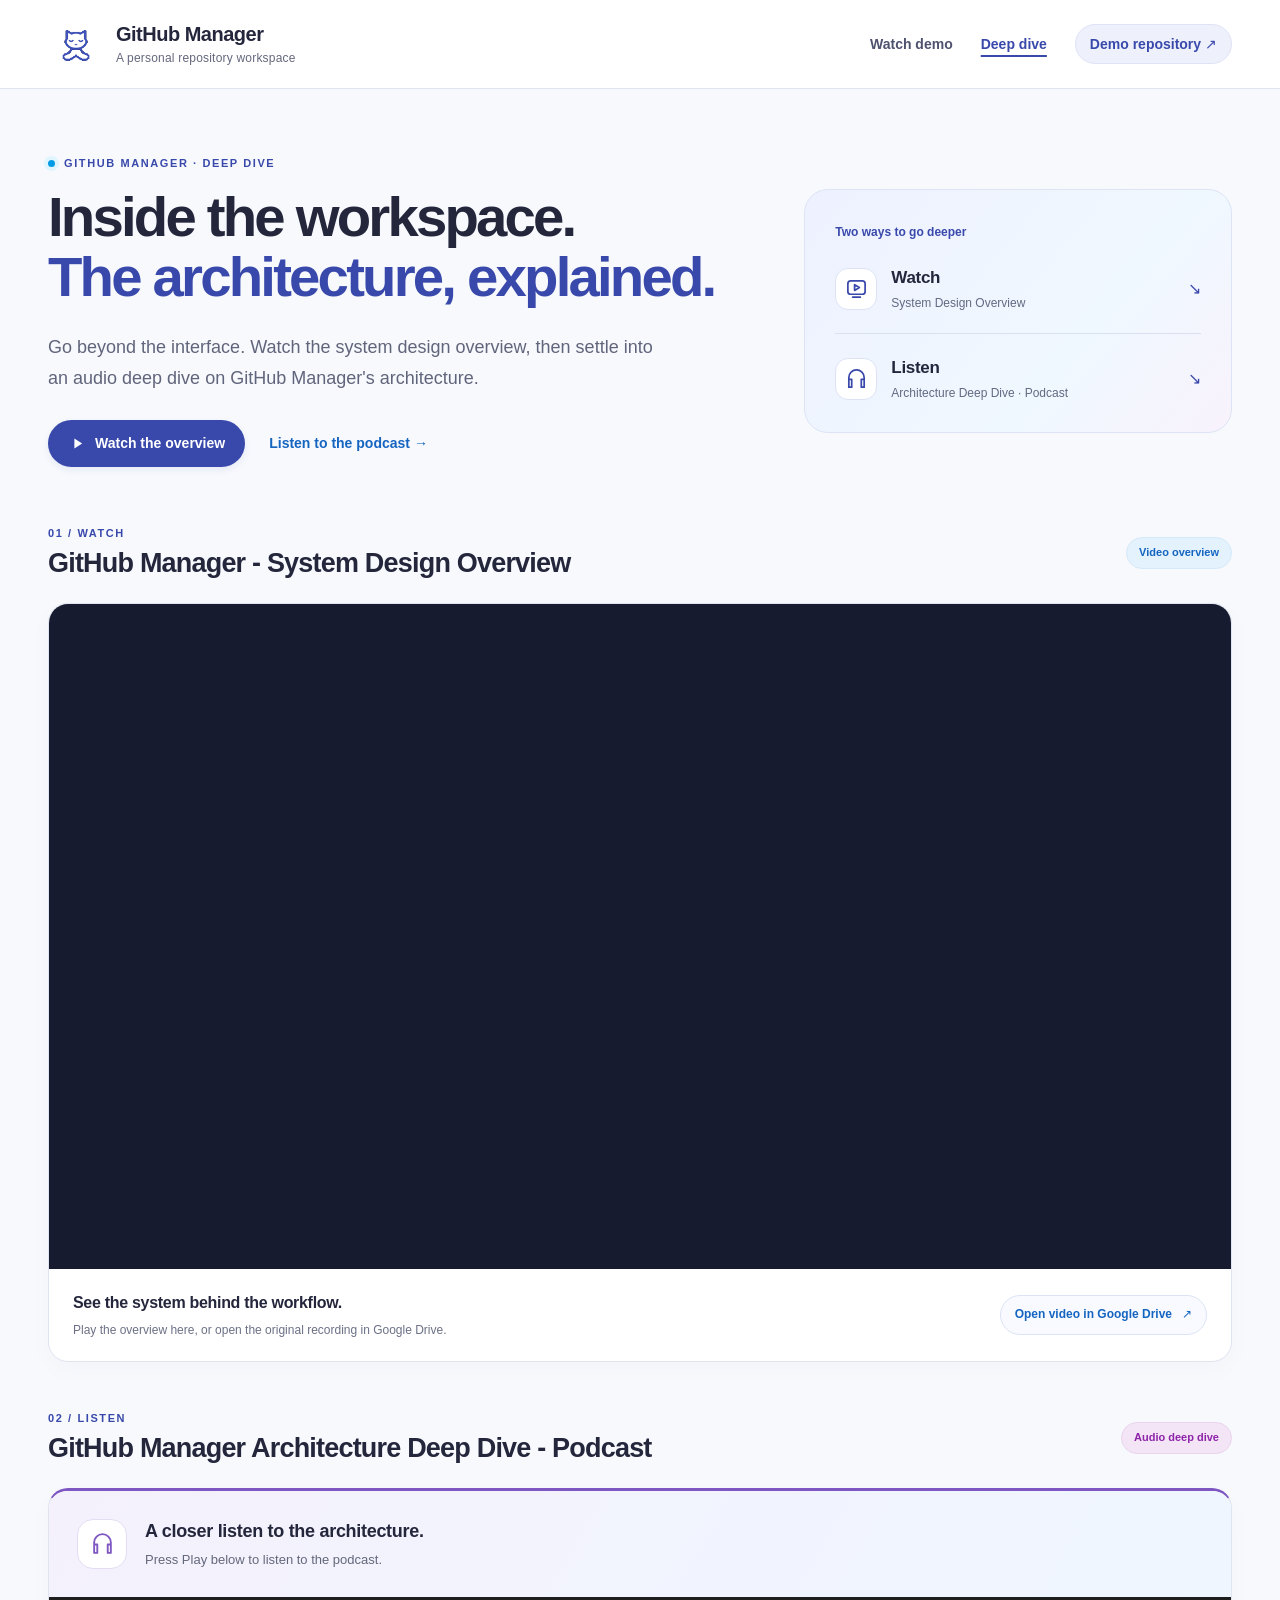
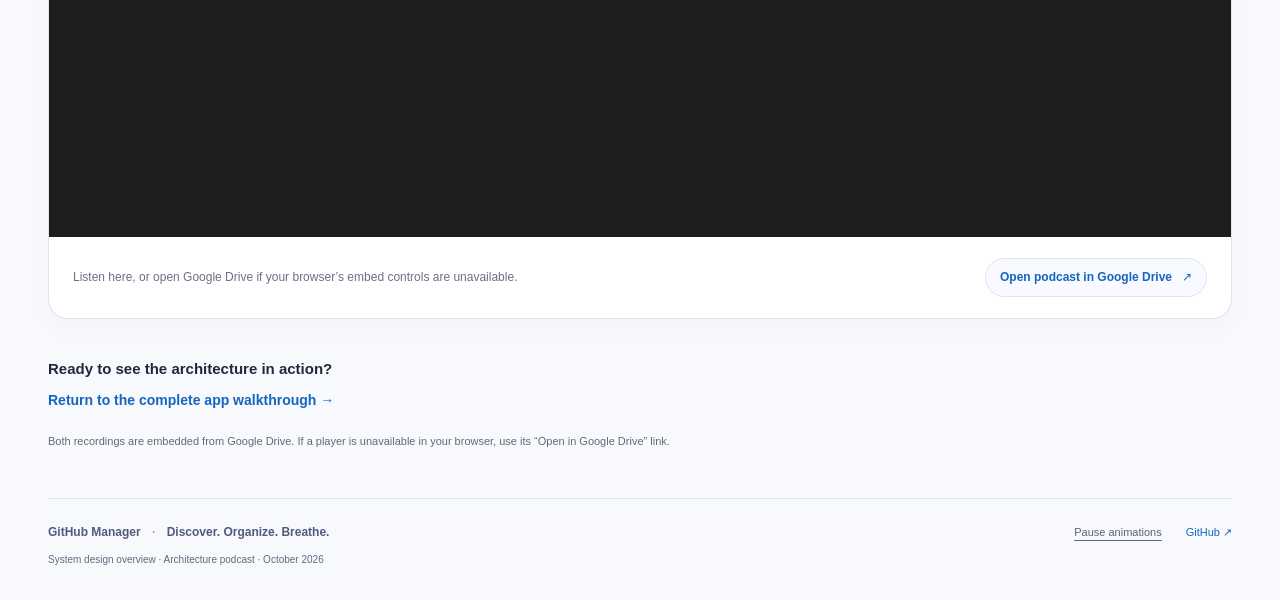
<file: deep-dive/index.html>
<!doctype html>
<html lang="en">
<head>
  <meta charset="utf-8">
  <meta name="viewport" content="width=device-width,initial-scale=1">
  <meta name="theme-color" content="#3949ab">
  <meta name="description" content="Explore GitHub Manager's architecture through a system design video overview and an architecture deep dive podcast.">
  <meta property="og:title" content="GitHub Manager — Deep dive">
  <meta property="og:description" content="Watch the system design overview and listen to the architecture deep dive podcast.">
  <meta property="og:type" content="website">
  <meta property="og:url" content="https://nkaul.github.io/github-manager-demo/deep-dive/">
  <meta property="og:image" content="https://nkaul.github.io/github-manager-demo/recordings/cedar-v2/poster.jpg">
  <link rel="canonical" href="https://nkaul.github.io/github-manager-demo/deep-dive/">
  <link rel="icon" type="image/svg+xml" href="../assets/branding/zen-static.svg">
  <link rel="stylesheet" href="../assets/site.css?v=20261013-cta">
  <script src="../assets/site.js?v=20261013-cta" defer></script>
  <script src="../assets/deep-dive.js" defer></script>
  <title>Deep dive · GitHub Manager</title>
</head>
<body>
  <a class="skip-link" href="#overview">Skip to the system design video</a>
  <header class="site-header">
    <div class="header-inner">
      <a class="brand" href="../" aria-label="GitHub Manager home">
        <span class="mascot"><img class="mascot-motion" src="../assets/branding/zen-rays.gif" width="56" height="56" alt=""><img class="mascot-still" src="../assets/branding/zen-static.svg" width="56" height="56" alt=""></span>
        <span>GitHub Manager<span class="brand-subtitle">A personal repository workspace</span></span>
      </a>
      <nav class="header-nav" aria-label="Main navigation"><a href="../#watch">Watch demo</a><a href="./" aria-current="page">Deep dive</a><a href="https://github.com/nkaul/github-manager-demo" target="_blank" rel="noopener noreferrer">Demo repository <span aria-hidden="true">↗</span></a></nav>
    </div>
  </header>
  <main>
    <section class="hero content-width" aria-labelledby="intro-title">
      <div class="hero-copy">
        <p class="eyebrow"><span class="status-dot"></span> GitHub Manager · Deep dive</p>
        <h1 id="intro-title">Inside the workspace.<br><span>The architecture, explained.</span></h1>
        <p class="intro">Go beyond the interface. Watch the system design overview, then settle into an audio deep dive on GitHub Manager's architecture.</p>
        <div class="hero-actions"><a class="button primary" href="#overview"><svg viewBox="0 0 24 24" aria-hidden="true"><path d="m9 5 11 7-11 7Z"/></svg>Watch the overview</a><a class="text-link" href="#podcast">Listen to the podcast <span aria-hidden="true">→</span></a></div>
      </div>
      <aside class="hero-note deep-dive-note" aria-label="Deep dive formats">
        <span class="note-kicker">Two ways to go deeper</span>
        <a class="format-link" href="#overview"><span class="format-icon"><svg viewBox="0 0 24 24" aria-hidden="true"><rect x="3" y="4" width="18" height="14" rx="3"/><path d="m10 8 5 3-5 3ZM8 21h8"/></svg></span><span><strong>Watch</strong><small>System Design Overview</small></span><span aria-hidden="true">↘</span></a>
        <a class="format-link" href="#podcast"><span class="format-icon"><svg viewBox="0 0 24 24" aria-hidden="true"><path d="M4 14v-3a8 8 0 0 1 16 0v3M4 13h3v8H4zm13 0h3v8h-3z"/></svg></span><span><strong>Listen</strong><small>Architecture Deep Dive · Podcast</small></span><span aria-hidden="true">↘</span></a>
      </aside>
    </section>
    <section id="overview" class="content-width deep-dive-section" aria-labelledby="overview-title">
      <div class="section-heading"><div><p class="eyebrow">01 / Watch</p><h2 id="overview-title">GitHub Manager - System Design Overview</h2></div><span class="pill">Video overview</span></div>
      <div class="player-card">
        <iframe class="drive-video" src="https://drive.google.com/file/d/1lFRi4GLv16iaH3W0ZwsYQBa_Xz60ZSHu/preview" title="GitHub Manager - System Design Overview video player" allow="autoplay; fullscreen; encrypted-media" allowfullscreen loading="lazy"></iframe>
        <div class="player-info embed-info"><div><h3>See the system behind the workflow.</h3><p class="helper-text">Play the overview here, or open the original recording in Google Drive.</p></div><a class="drive-link" href="https://drive.google.com/file/d/1lFRi4GLv16iaH3W0ZwsYQBa_Xz60ZSHu/view?usp=drive_link" target="_blank" rel="noopener noreferrer">Open video in Google Drive <span aria-hidden="true">↗</span></a></div>
      </div>
    </section>
    <section id="podcast" class="content-width deep-dive-section podcast-section" aria-labelledby="podcast-title">
      <div class="section-heading"><div><p class="eyebrow">02 / Listen</p><h2 id="podcast-title">GitHub Manager Architecture Deep Dive - Podcast</h2></div><span class="pill podcast-pill">Audio deep dive</span></div>
      <div class="player-card podcast-card">
        <div class="podcast-intro"><span class="podcast-symbol"><svg viewBox="0 0 24 24" aria-hidden="true"><path d="M4 14v-3a8 8 0 0 1 16 0v3M4 13h3v8H4zm13 0h3v8h-3z"/></svg></span><div><h3>A closer listen to the architecture.</h3><p>Press Play below to listen to the podcast.</p></div></div>
        <div class="podcast-embed"><iframe class="drive-audio" src="https://drive.google.com/file/d/12OINEhz3RTbcWQVZ9e-lW98J10fQWo-w/preview" title="GitHub Manager Architecture Deep Dive - Podcast audio player" allow="autoplay" loading="lazy"></iframe></div>
        <div class="player-info embed-info"><p class="helper-text">Listen here, or open Google Drive if your browser’s embed controls are unavailable.</p><a class="drive-link" href="https://drive.google.com/file/d/12OINEhz3RTbcWQVZ9e-lW98J10fQWo-w/view?usp=sharing" target="_blank" rel="noopener noreferrer">Open podcast in Google Drive <span aria-hidden="true">↗</span></a></div>
      </div>
    </section>
    <section class="content-width deep-dive-footer-note" aria-label="More ways to explore"><p>Ready to see the architecture in action?</p><a class="text-link" href="../#watch">Return to the complete app walkthrough <span aria-hidden="true">→</span></a><small>Both recordings are embedded from Google Drive. If a player is unavailable in your browser, use its “Open in Google Drive” link.</small></section>
  </main>
  <footer class="site-footer content-width"><p>GitHub Manager <span aria-hidden="true">·</span> Discover. Organize. Breathe.</p><div><button id="motion-toggle" type="button" aria-pressed="false">Pause animations</button><a href="https://github.com/nkaul/github-manager-demo" target="_blank" rel="noopener noreferrer">GitHub <span aria-hidden="true">↗</span></a></div><small>System design overview · Architecture podcast · October 2026</small></footer>
</body>
</html>
</file>
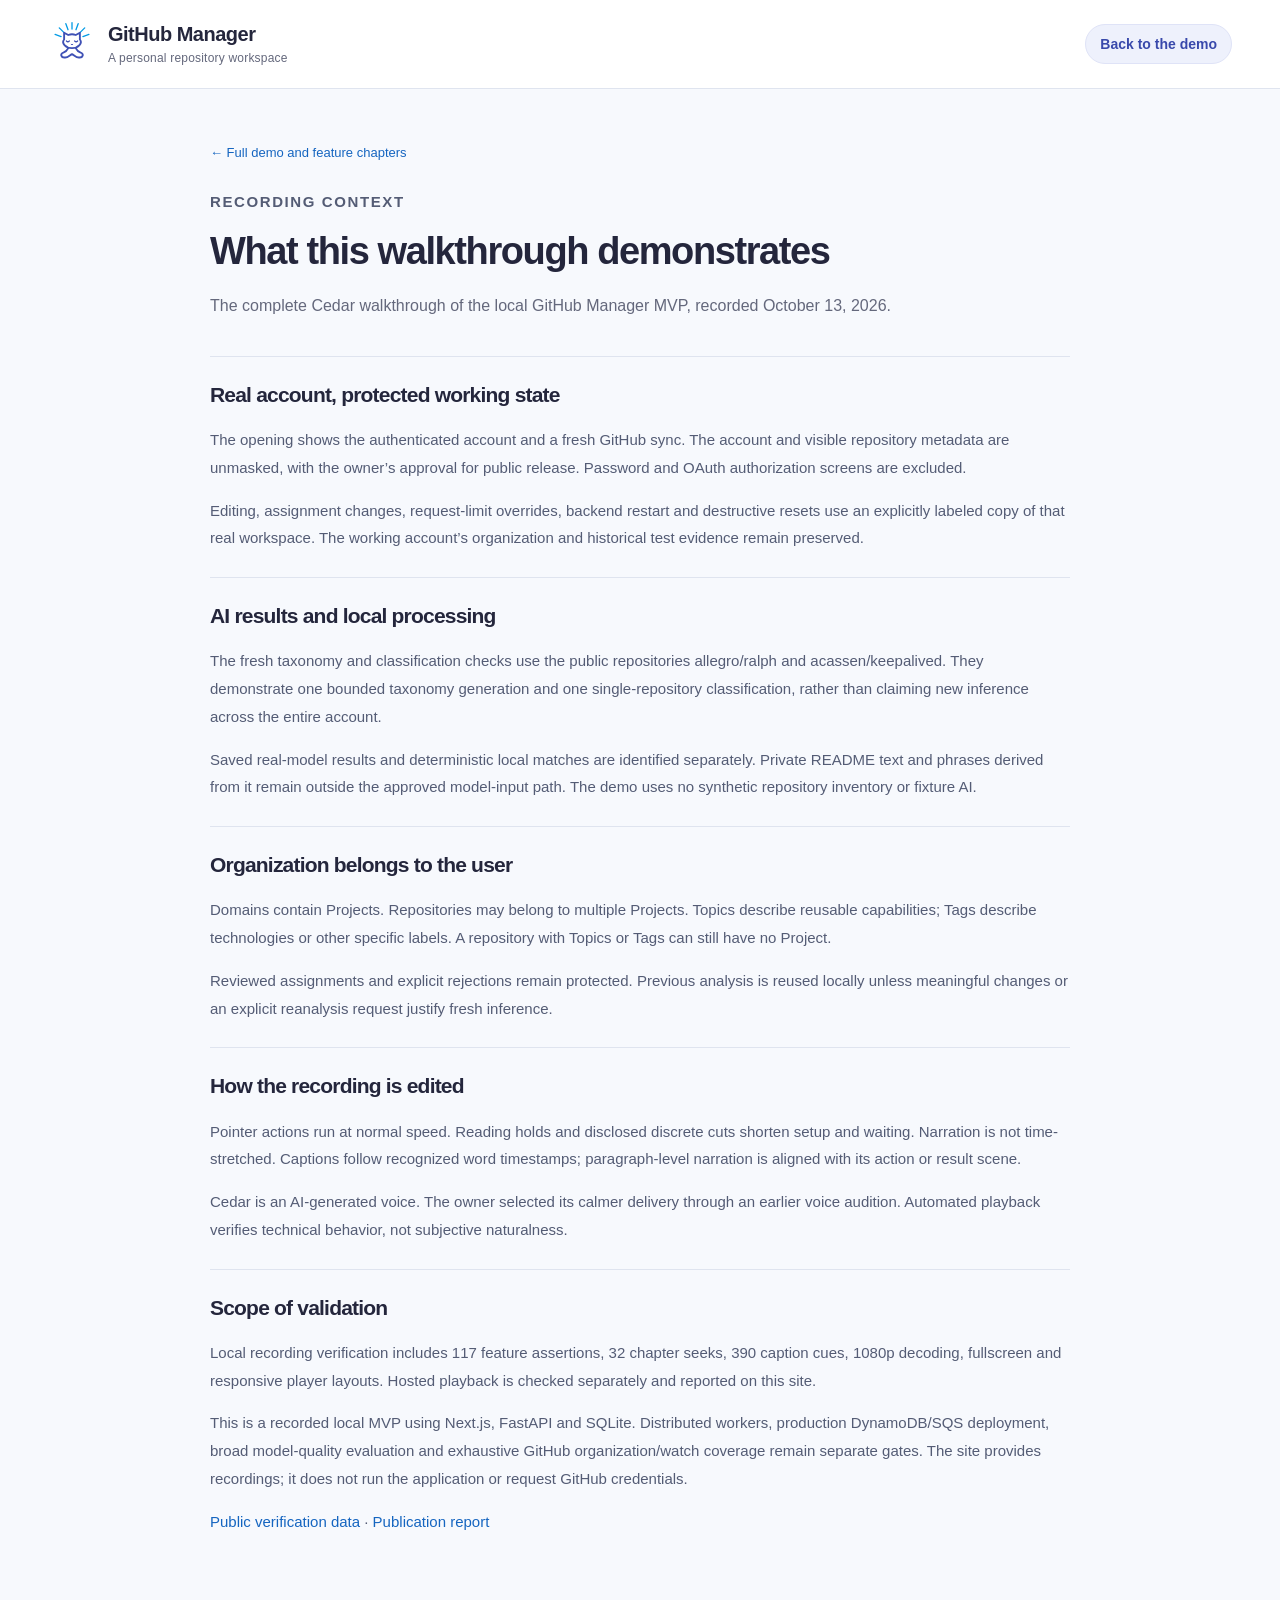
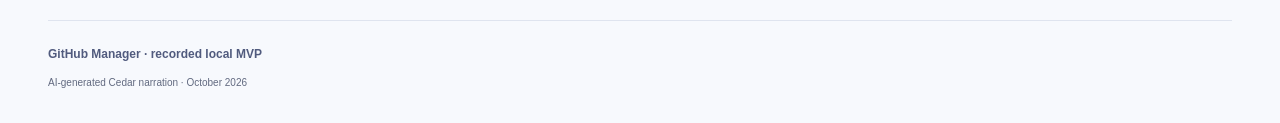
<file: recordings/cedar-v2/recording-notes.html>
<!doctype html>
<html lang="en"><head><meta charset="utf-8"><meta name="viewport" content="width=device-width,initial-scale=1"><meta name="theme-color" content="#3949ab"><link rel="icon" href="../../assets/branding/zen-static.svg" type="image/svg+xml"><link rel="stylesheet" href="../../assets/site.css"><title>Recording notes · GitHub Manager</title></head><body><header class="site-header"><div class="header-inner"><a class="brand" href="../../"><img src="../../assets/branding/zen-static.svg" width="48" height="48" alt=""><span>GitHub Manager<span class="brand-subtitle">A personal repository workspace</span></span></a><nav class="header-nav" aria-label="Main navigation"><a href="../../#watch">Back to the demo</a></nav></div></header><main class="document-main content-width"><a class="back-link" href="../../">← Full demo and feature chapters</a><p class="eyebrow">Recording context</p><h1>What this walkthrough demonstrates</h1><p class="document-intro">The complete Cedar walkthrough of the local GitHub Manager MVP, recorded October 13, 2026.</p>
<section><h2>Real account, protected working state</h2><p>The opening shows the authenticated account and a fresh GitHub sync. The account and visible repository metadata are unmasked, with the owner’s approval for public release. Password and OAuth authorization screens are excluded.</p><p>Editing, assignment changes, request-limit overrides, backend restart and destructive resets use an explicitly labeled copy of that real workspace. The working account’s organization and historical test evidence remain preserved.</p></section>
<section><h2>AI results and local processing</h2><p>The fresh taxonomy and classification checks use the public repositories allegro/ralph and acassen/keepalived. They demonstrate one bounded taxonomy generation and one single-repository classification, rather than claiming new inference across the entire account.</p><p>Saved real-model results and deterministic local matches are identified separately. Private README text and phrases derived from it remain outside the approved model-input path. The demo uses no synthetic repository inventory or fixture AI.</p></section>
<section><h2>Organization belongs to the user</h2><p>Domains contain Projects. Repositories may belong to multiple Projects. Topics describe reusable capabilities; Tags describe technologies or other specific labels. A repository with Topics or Tags can still have no Project.</p><p>Reviewed assignments and explicit rejections remain protected. Previous analysis is reused locally unless meaningful changes or an explicit reanalysis request justify fresh inference.</p></section>
<section><h2>How the recording is edited</h2><p>Pointer actions run at normal speed. Reading holds and disclosed discrete cuts shorten setup and waiting. Narration is not time-stretched. Captions follow recognized word timestamps; paragraph-level narration is aligned with its action or result scene.</p><p>Cedar is an AI-generated voice. The owner selected its calmer delivery through an earlier voice audition. Automated playback verifies technical behavior, not subjective naturalness.</p></section>
<section><h2>Scope of validation</h2><p>Local recording verification includes 117 feature assertions, 32 chapter seeks, 390 caption cues, 1080p decoding, fullscreen and responsive player layouts. Hosted playback is checked separately and reported on this site.</p><p>This is a recorded local MVP using Next.js, FastAPI and SQLite. Distributed workers, production DynamoDB/SQS deployment, broad model-quality evaluation and exhaustive GitHub organization/watch coverage remain separate gates. The site provides recordings; it does not run the application or request GitHub credentials.</p><p><a href="verification.json">Public verification data</a> · <a href="../../docs/publication-report.md">Publication report</a></p></section></main><footer class="site-footer content-width"><p>GitHub Manager · recorded local MVP</p><small>AI-generated Cedar narration · October 2026</small></footer></body></html>
</file>
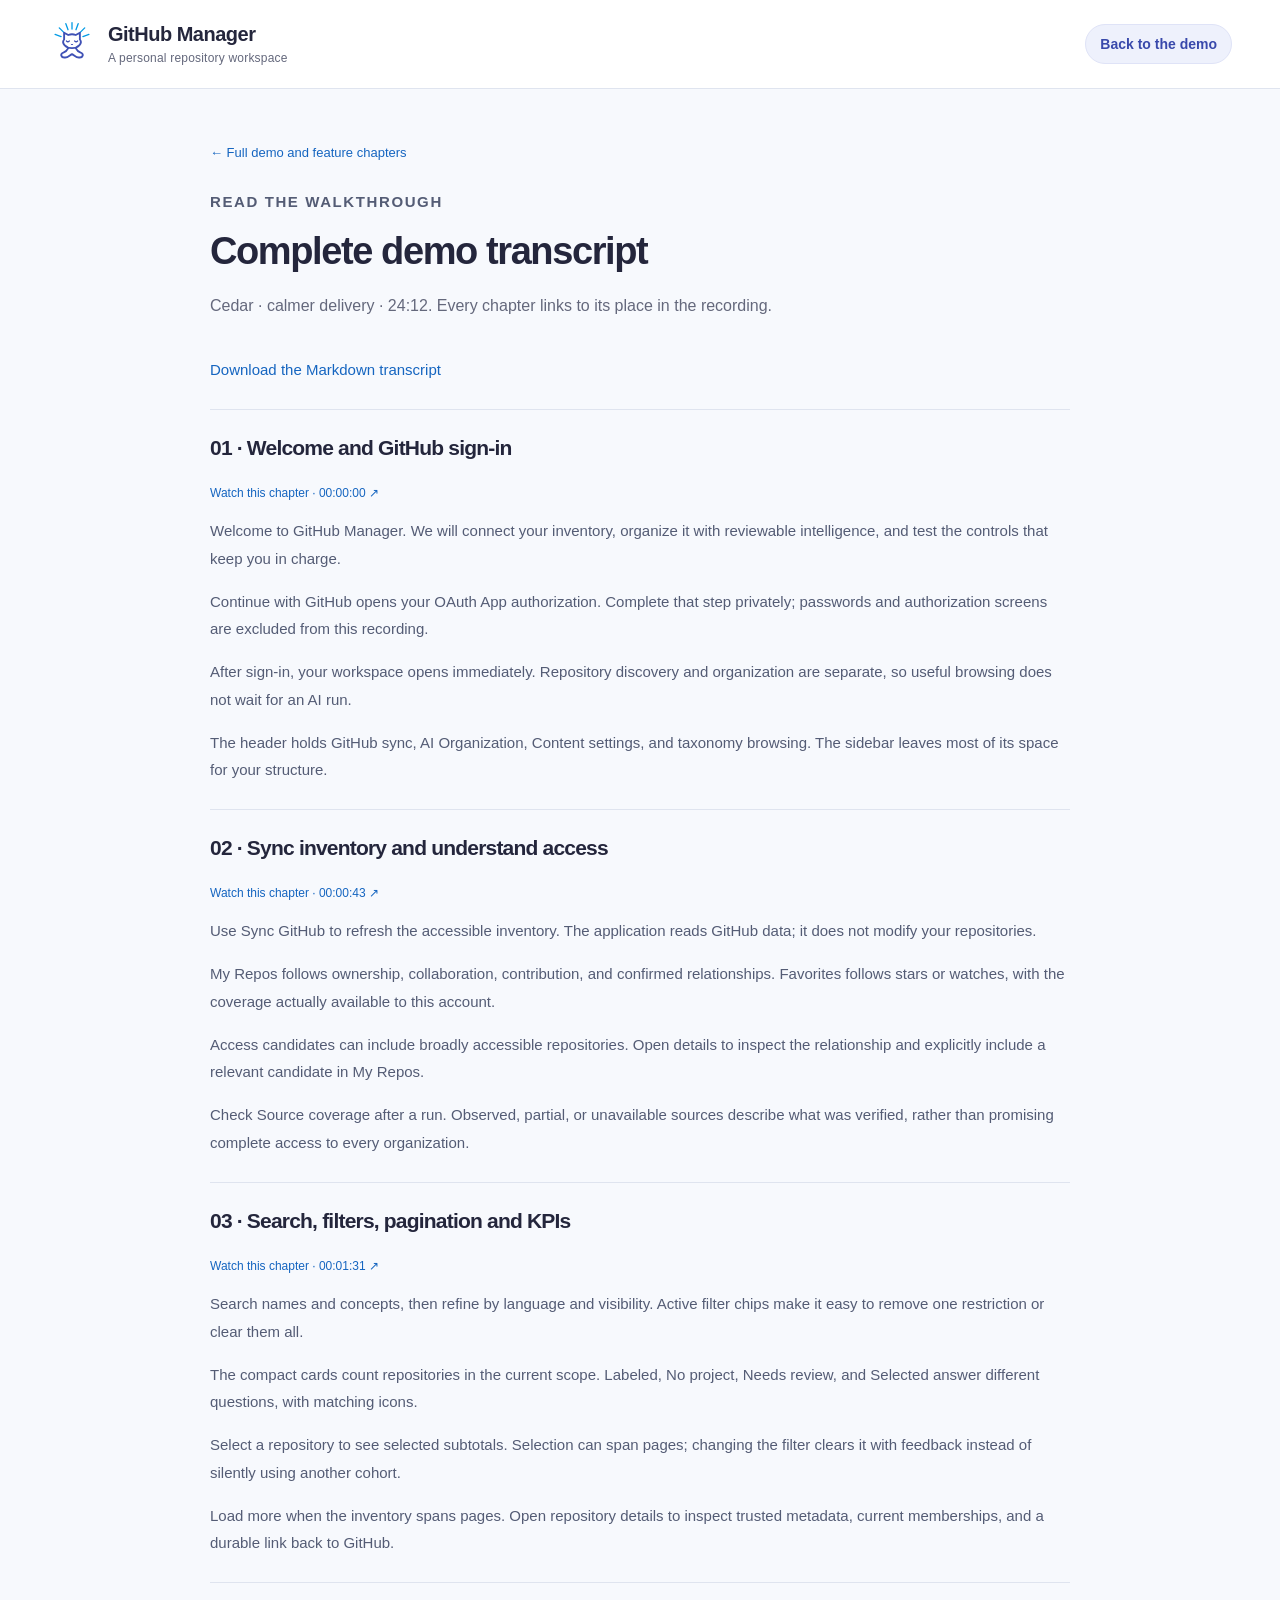
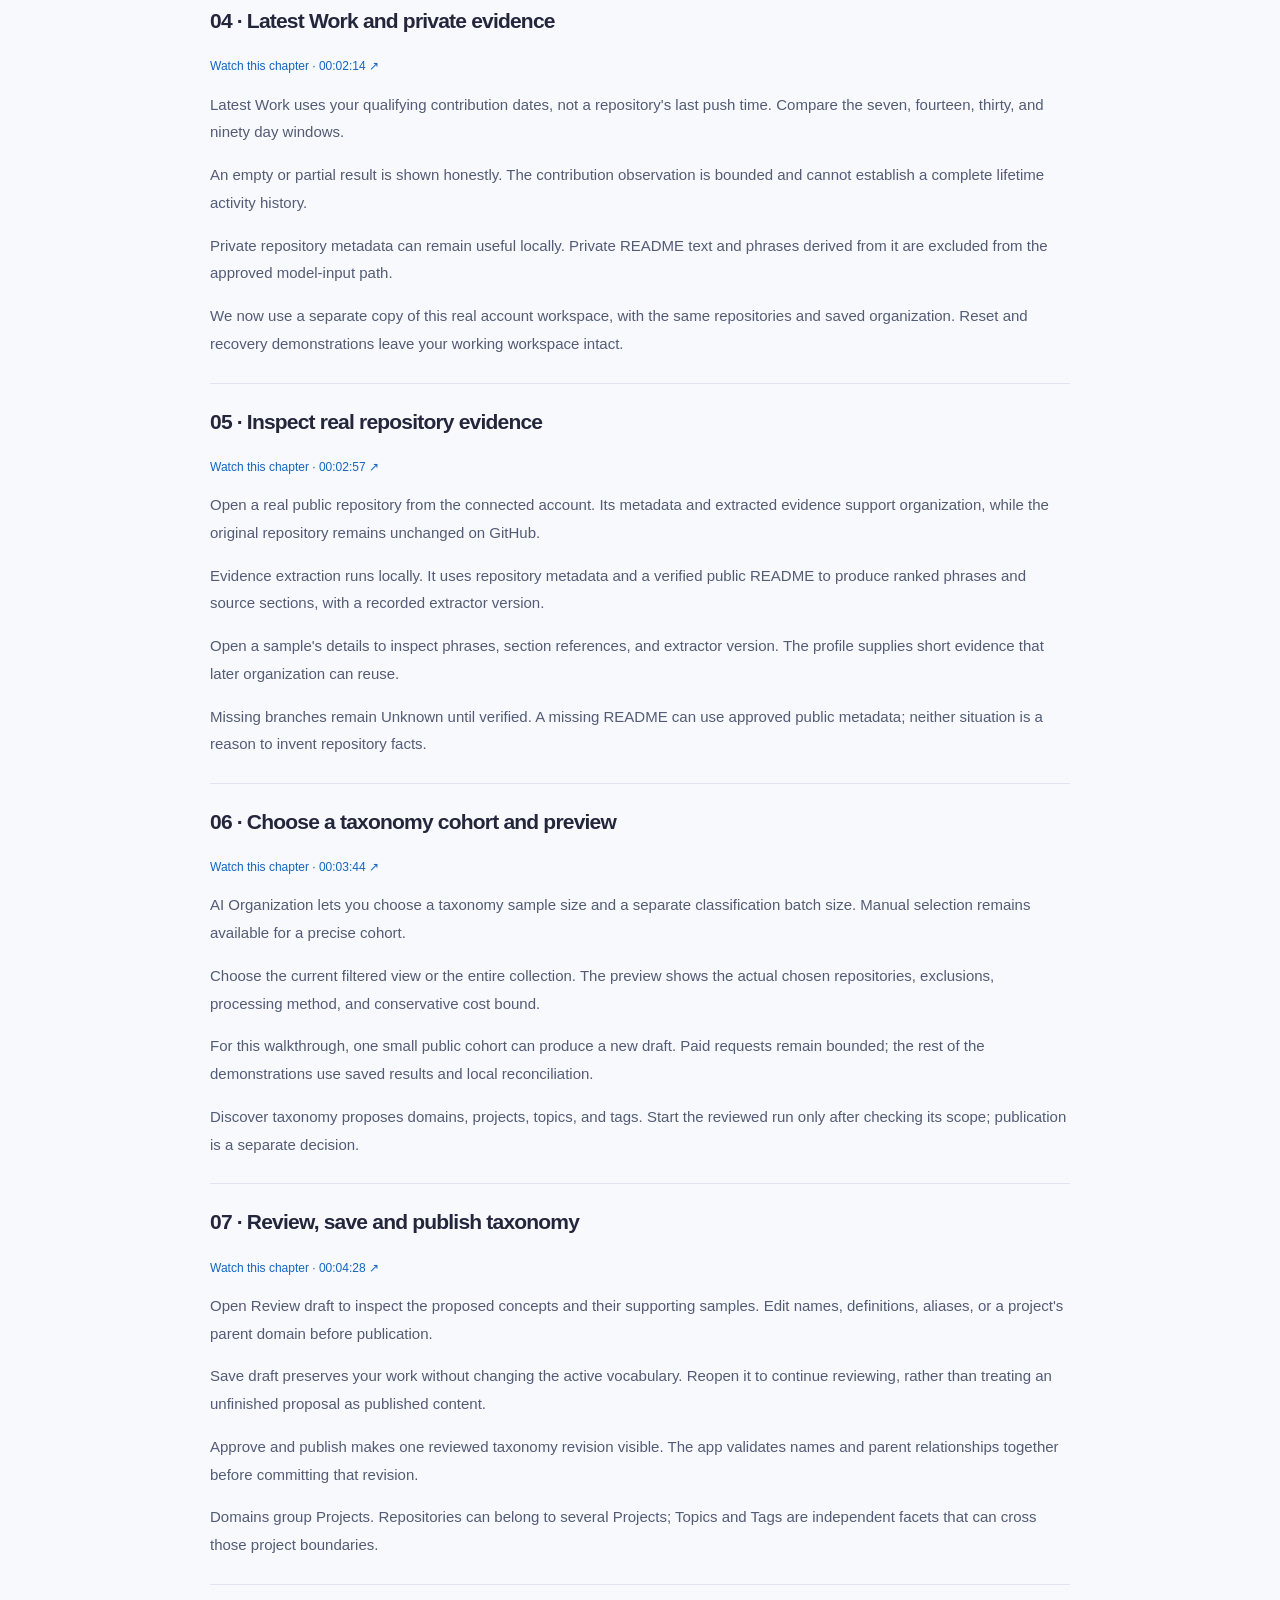
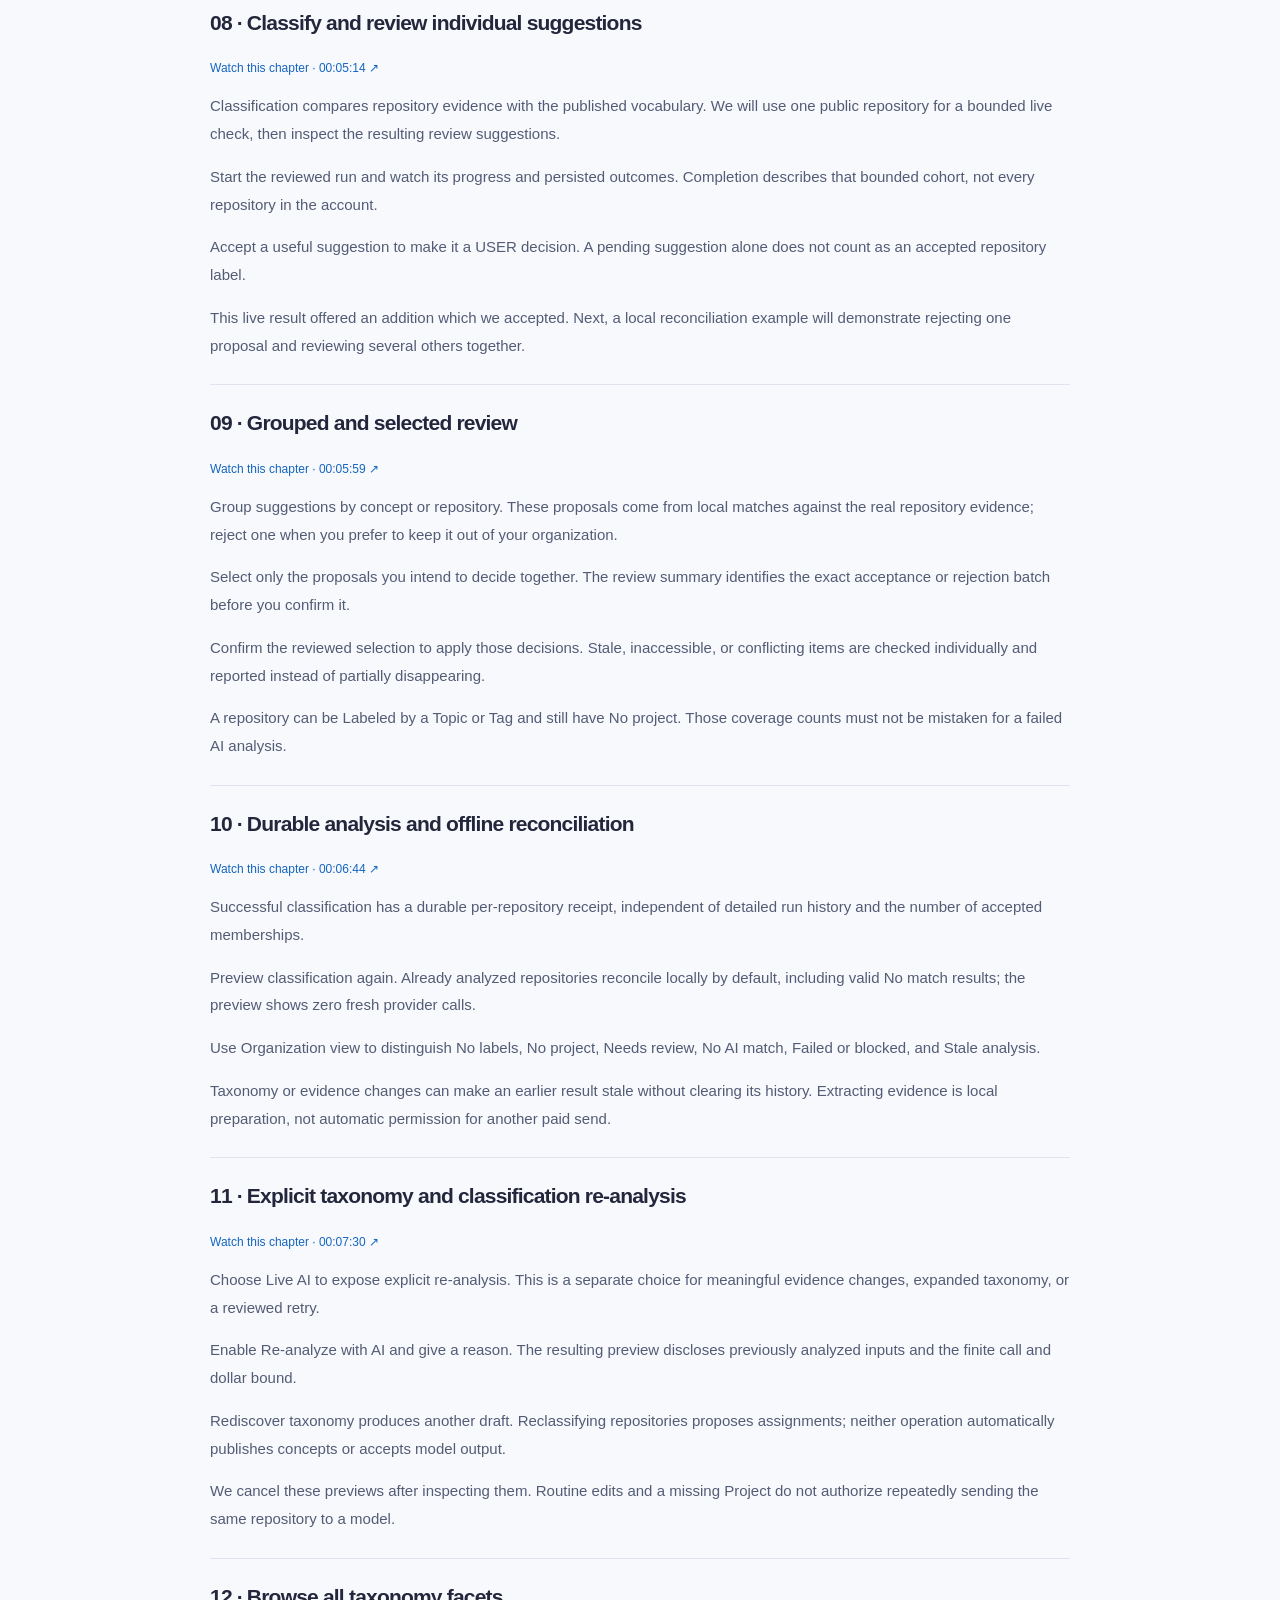
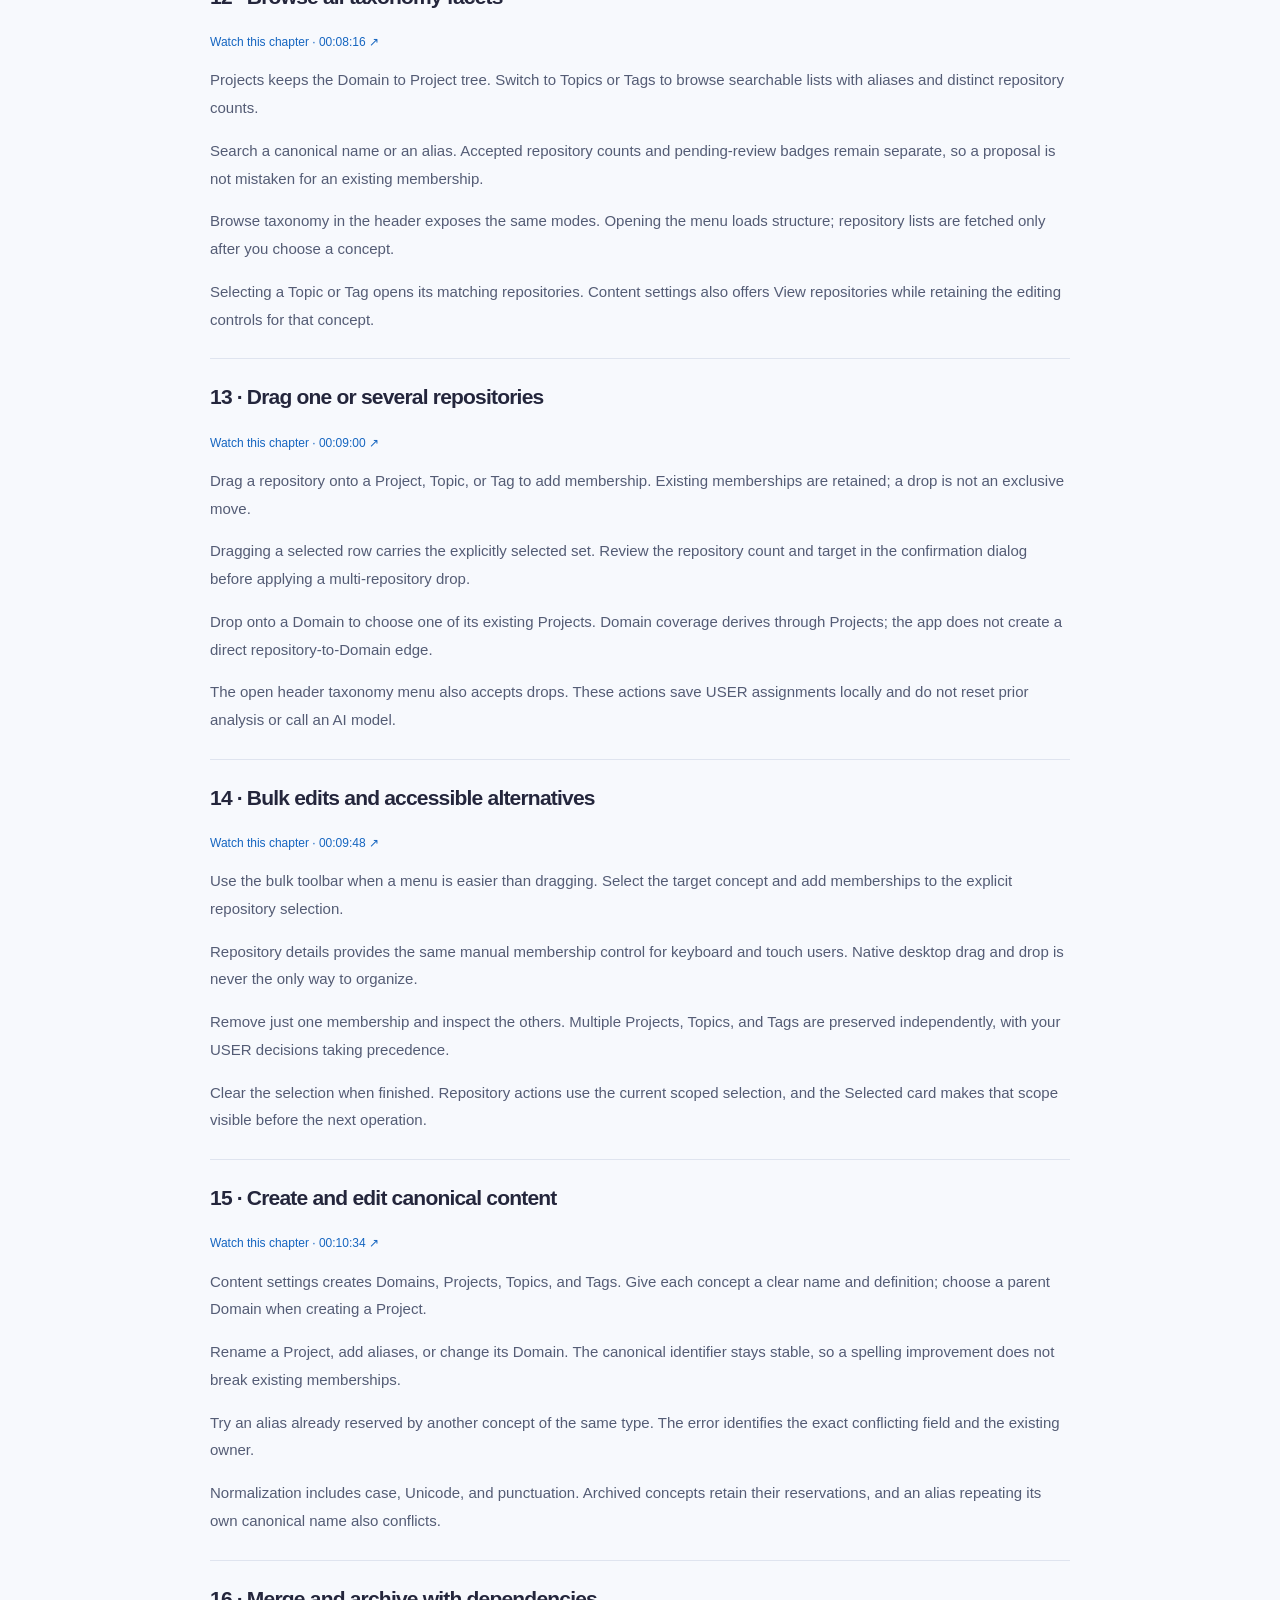
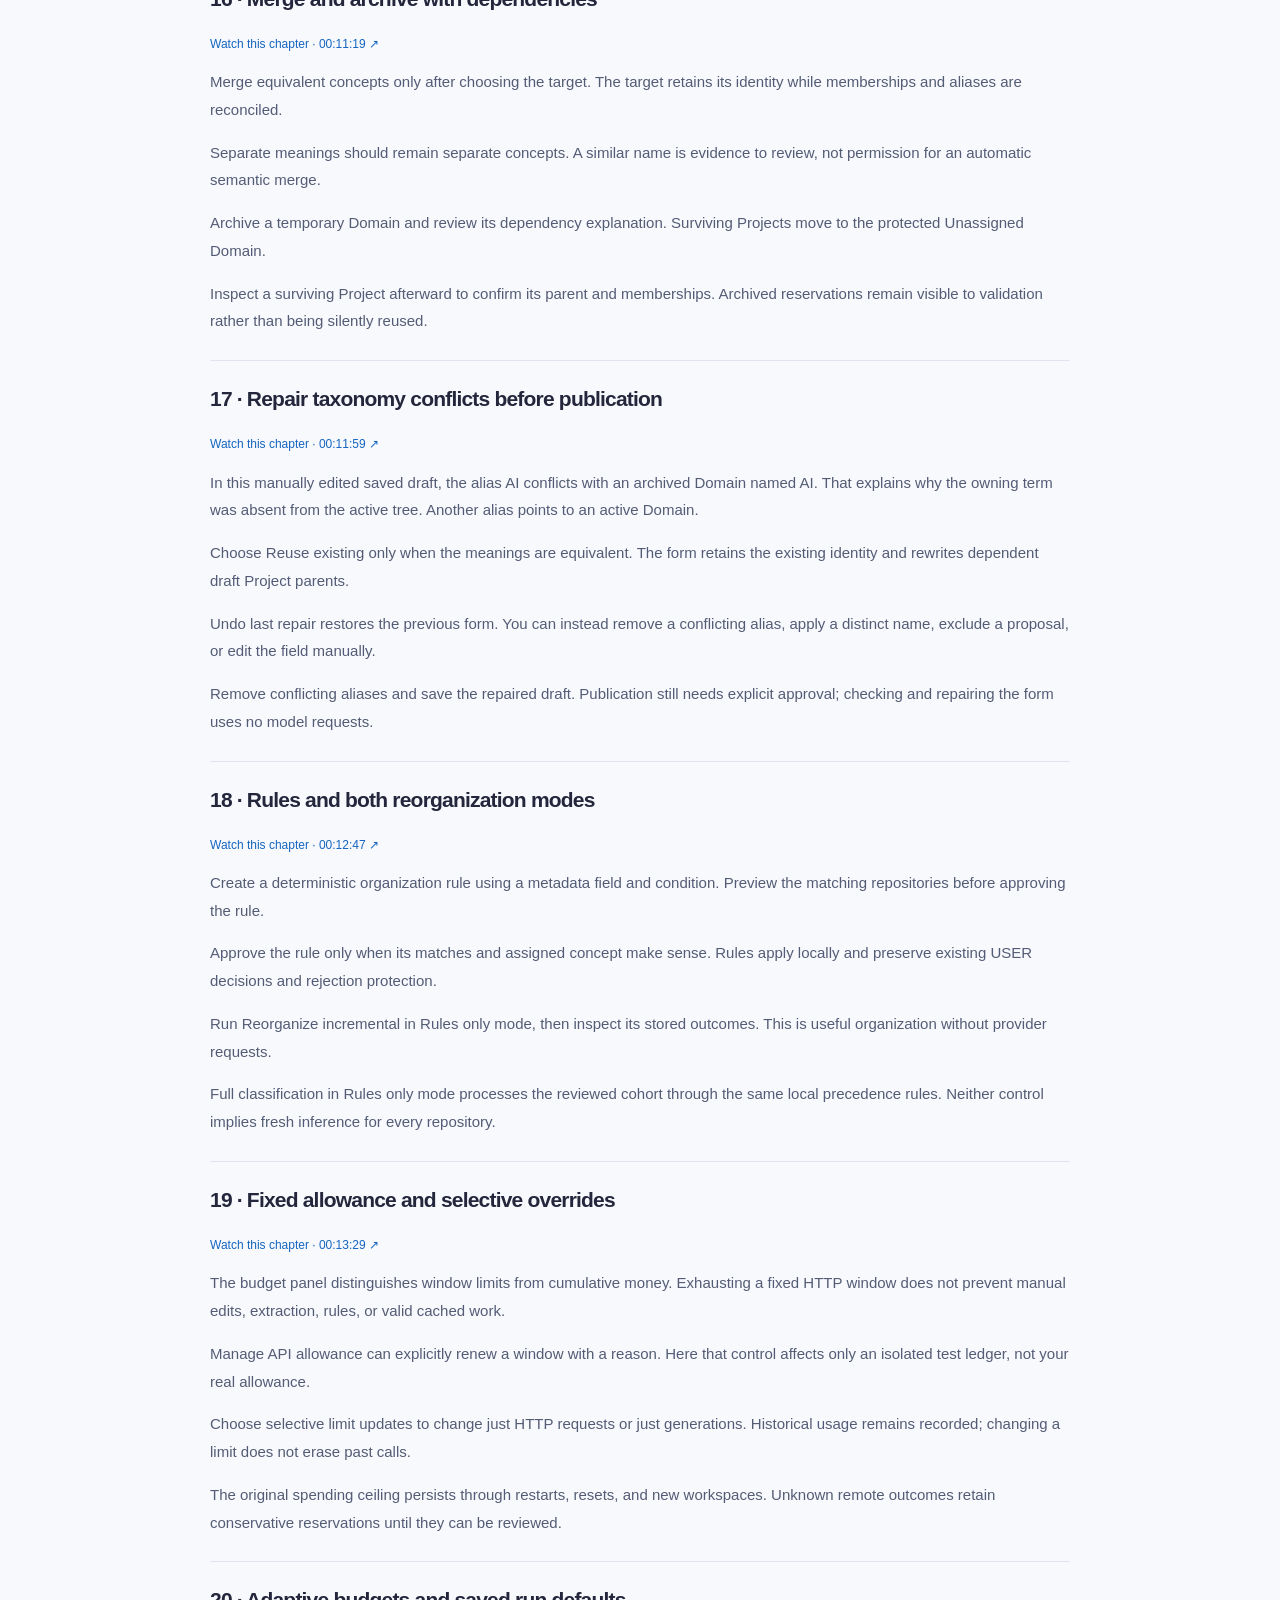
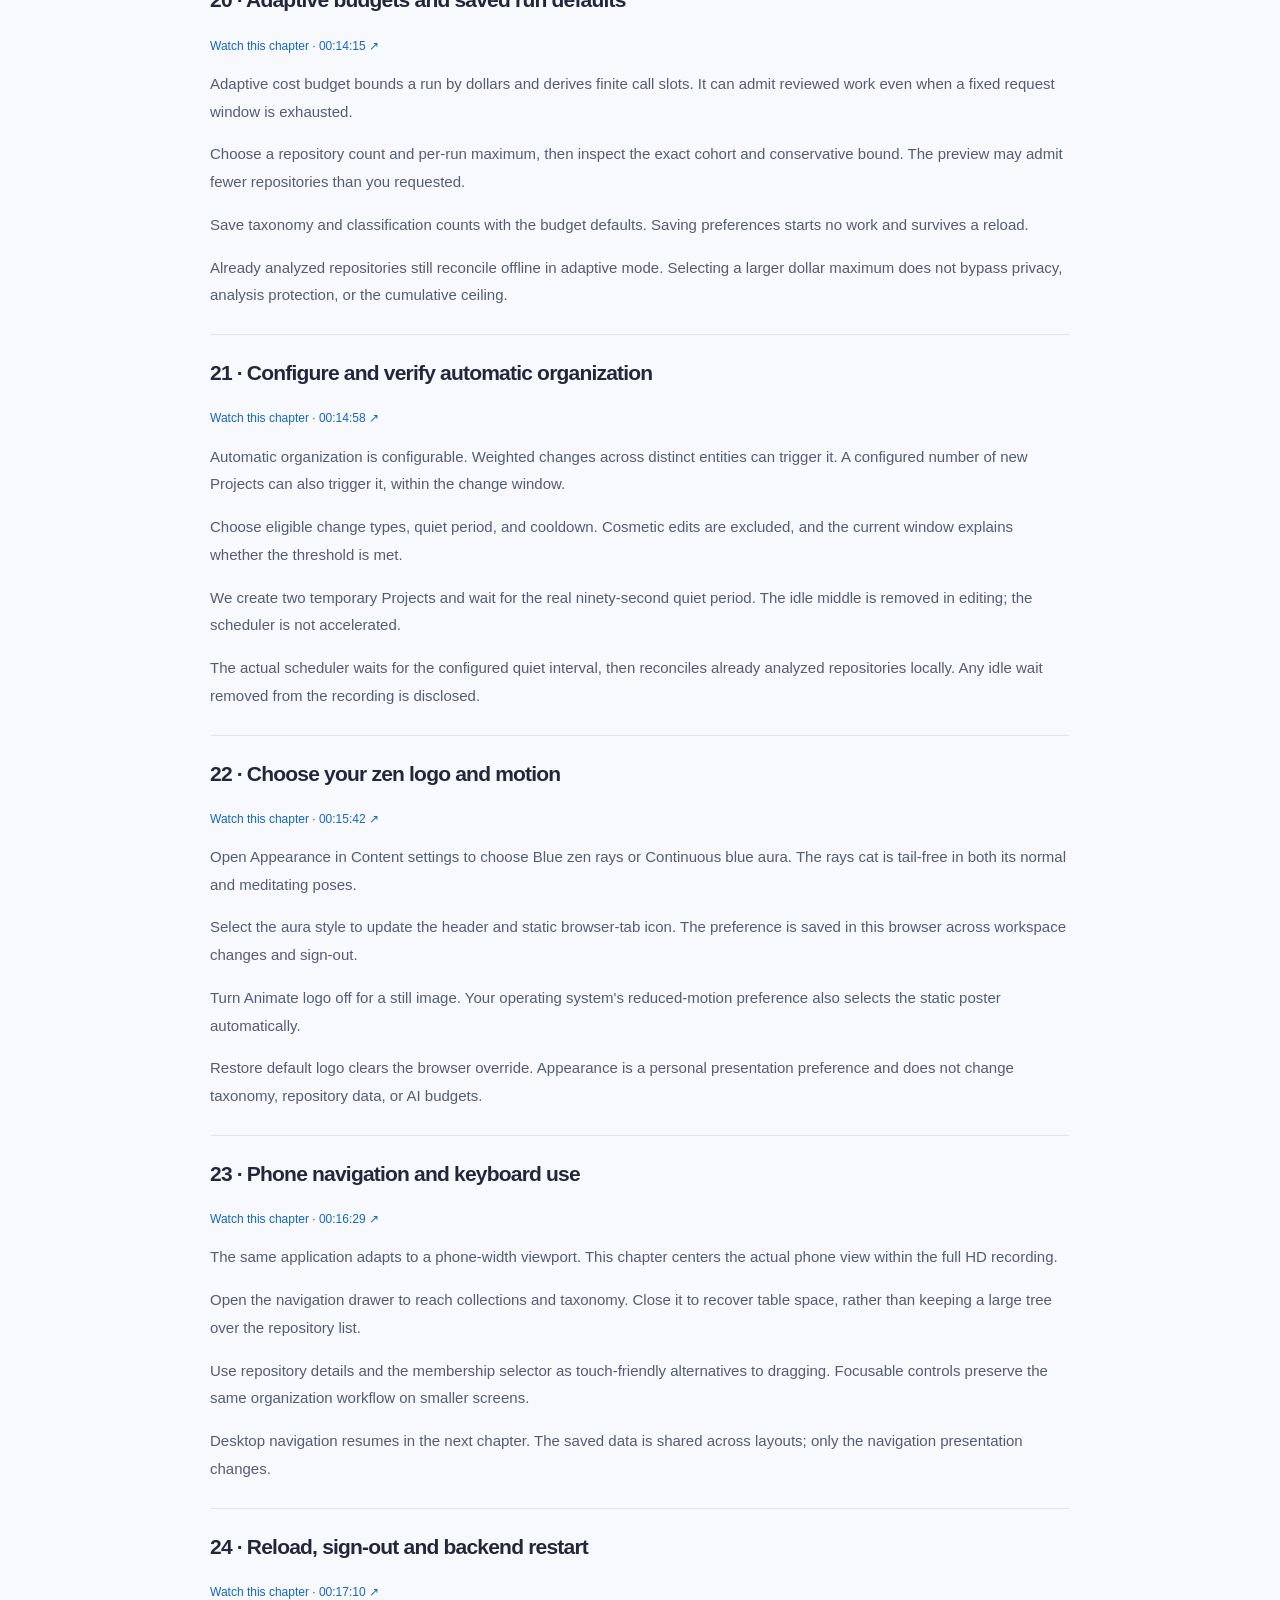
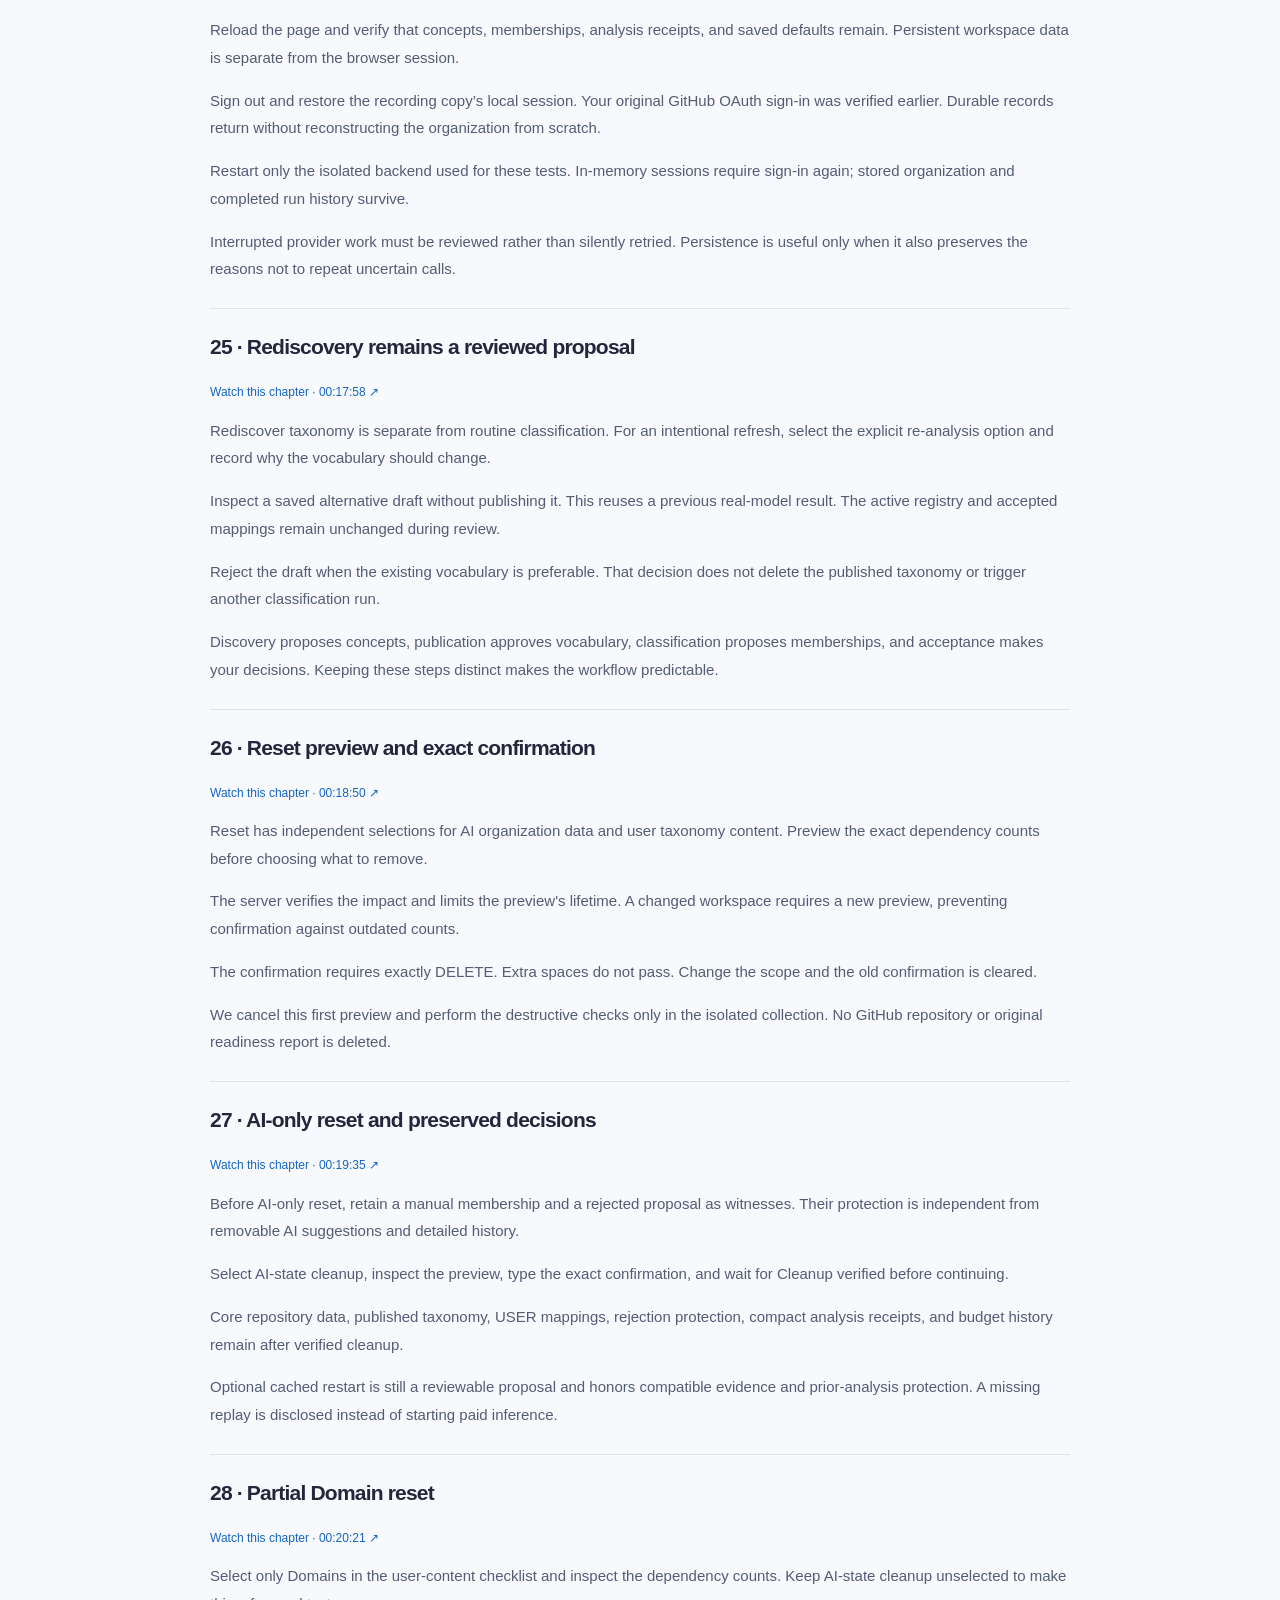
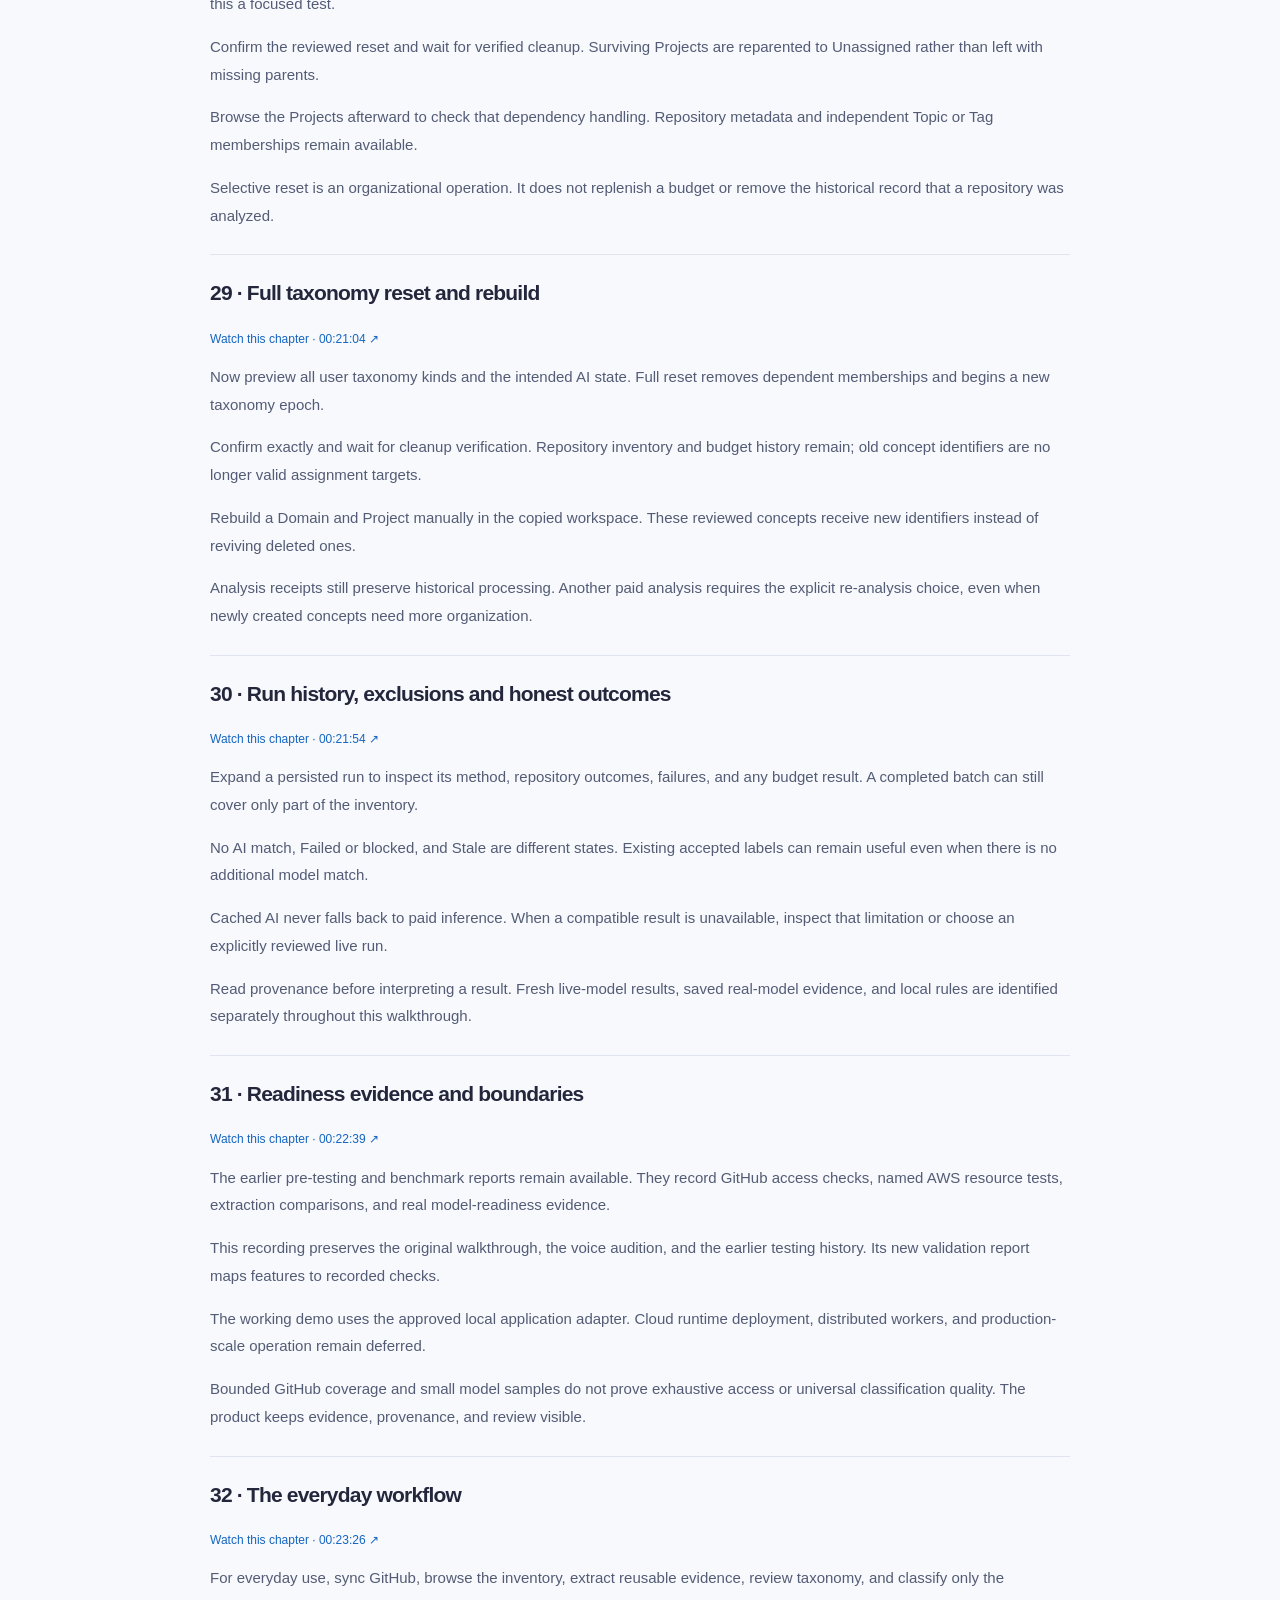
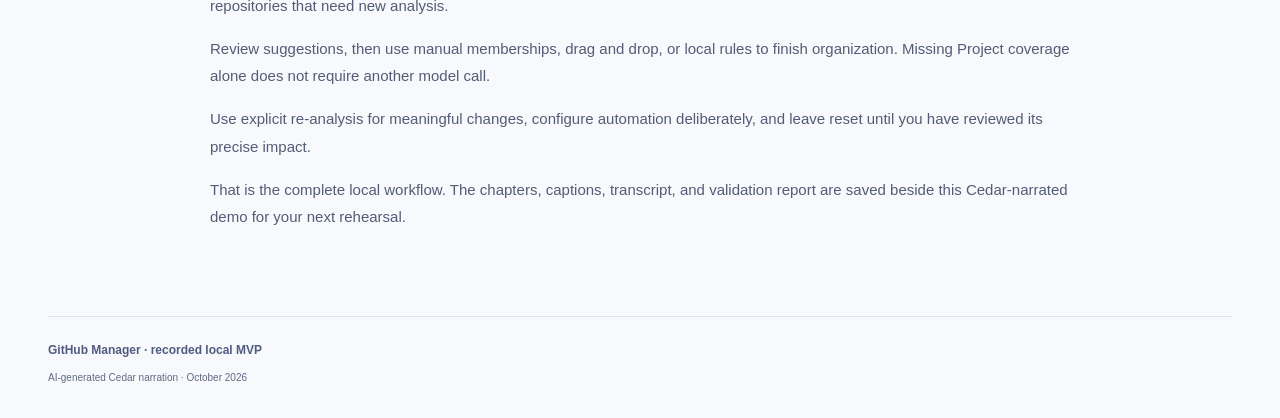
<file: recordings/cedar-v2/transcript.html>
<!doctype html>
<html lang="en"><head><meta charset="utf-8"><meta name="viewport" content="width=device-width,initial-scale=1"><meta name="theme-color" content="#3949ab"><link rel="icon" href="../../assets/branding/zen-static.svg" type="image/svg+xml"><link rel="stylesheet" href="../../assets/site.css"><title>Transcript · GitHub Manager</title></head><body><header class="site-header"><div class="header-inner"><a class="brand" href="../../"><img src="../../assets/branding/zen-static.svg" width="48" height="48" alt=""><span>GitHub Manager<span class="brand-subtitle">A personal repository workspace</span></span></a><nav class="header-nav" aria-label="Main navigation"><a href="../../#watch">Back to the demo</a></nav></div></header><main class="document-main content-width"><a class="back-link" href="../../">← Full demo and feature chapters</a>
<p class="eyebrow">Read the walkthrough</p><h1>Complete demo transcript</h1><p class="document-intro">Cedar · calmer delivery · 24:12. Every chapter links to its place in the recording.</p><p><a href="transcript.md" download>Download the Markdown transcript</a></p>
<section id="chapter-01"><h2>01 · Welcome and GitHub sign-in</h2><a class="chapter-open" href="../../#chapter-01">Watch this chapter · 00:00:00 ↗</a>
<p>Welcome to GitHub Manager. We will connect your inventory, organize it with reviewable intelligence, and test the controls that keep you in charge.</p>
<p>Continue with GitHub opens your OAuth App authorization. Complete that step privately; passwords and authorization screens are excluded from this recording.</p>
<p>After sign-in, your workspace opens immediately. Repository discovery and organization are separate, so useful browsing does not wait for an AI run.</p>
<p>The header holds GitHub sync, AI Organization, Content settings, and taxonomy browsing. The sidebar leaves most of its space for your structure.</p>
</section>
<section id="chapter-02"><h2>02 · Sync inventory and understand access</h2><a class="chapter-open" href="../../#chapter-02">Watch this chapter · 00:00:43 ↗</a>
<p>Use Sync GitHub to refresh the accessible inventory. The application reads GitHub data; it does not modify your repositories.</p>
<p>My Repos follows ownership, collaboration, contribution, and confirmed relationships. Favorites follows stars or watches, with the coverage actually available to this account.</p>
<p>Access candidates can include broadly accessible repositories. Open details to inspect the relationship and explicitly include a relevant candidate in My Repos.</p>
<p>Check Source coverage after a run. Observed, partial, or unavailable sources describe what was verified, rather than promising complete access to every organization.</p>
</section>
<section id="chapter-03"><h2>03 · Search, filters, pagination and KPIs</h2><a class="chapter-open" href="../../#chapter-03">Watch this chapter · 00:01:31 ↗</a>
<p>Search names and concepts, then refine by language and visibility. Active filter chips make it easy to remove one restriction or clear them all.</p>
<p>The compact cards count repositories in the current scope. Labeled, No project, Needs review, and Selected answer different questions, with matching icons.</p>
<p>Select a repository to see selected subtotals. Selection can span pages; changing the filter clears it with feedback instead of silently using another cohort.</p>
<p>Load more when the inventory spans pages. Open repository details to inspect trusted metadata, current memberships, and a durable link back to GitHub.</p>
</section>
<section id="chapter-04"><h2>04 · Latest Work and private evidence</h2><a class="chapter-open" href="../../#chapter-04">Watch this chapter · 00:02:14 ↗</a>
<p>Latest Work uses your qualifying contribution dates, not a repository&#x27;s last push time. Compare the seven, fourteen, thirty, and ninety day windows.</p>
<p>An empty or partial result is shown honestly. The contribution observation is bounded and cannot establish a complete lifetime activity history.</p>
<p>Private repository metadata can remain useful locally. Private README text and phrases derived from it are excluded from the approved model-input path.</p>
<p>We now use a separate copy of this real account workspace, with the same repositories and saved organization. Reset and recovery demonstrations leave your working workspace intact.</p>
</section>
<section id="chapter-05"><h2>05 · Inspect real repository evidence</h2><a class="chapter-open" href="../../#chapter-05">Watch this chapter · 00:02:57 ↗</a>
<p>Open a real public repository from the connected account. Its metadata and extracted evidence support organization, while the original repository remains unchanged on GitHub.</p>
<p>Evidence extraction runs locally. It uses repository metadata and a verified public README to produce ranked phrases and source sections, with a recorded extractor version.</p>
<p>Open a sample&#x27;s details to inspect phrases, section references, and extractor version. The profile supplies short evidence that later organization can reuse.</p>
<p>Missing branches remain Unknown until verified. A missing README can use approved public metadata; neither situation is a reason to invent repository facts.</p>
</section>
<section id="chapter-06"><h2>06 · Choose a taxonomy cohort and preview</h2><a class="chapter-open" href="../../#chapter-06">Watch this chapter · 00:03:44 ↗</a>
<p>AI Organization lets you choose a taxonomy sample size and a separate classification batch size. Manual selection remains available for a precise cohort.</p>
<p>Choose the current filtered view or the entire collection. The preview shows the actual chosen repositories, exclusions, processing method, and conservative cost bound.</p>
<p>For this walkthrough, one small public cohort can produce a new draft. Paid requests remain bounded; the rest of the demonstrations use saved results and local reconciliation.</p>
<p>Discover taxonomy proposes domains, projects, topics, and tags. Start the reviewed run only after checking its scope; publication is a separate decision.</p>
</section>
<section id="chapter-07"><h2>07 · Review, save and publish taxonomy</h2><a class="chapter-open" href="../../#chapter-07">Watch this chapter · 00:04:28 ↗</a>
<p>Open Review draft to inspect the proposed concepts and their supporting samples. Edit names, definitions, aliases, or a project&#x27;s parent domain before publication.</p>
<p>Save draft preserves your work without changing the active vocabulary. Reopen it to continue reviewing, rather than treating an unfinished proposal as published content.</p>
<p>Approve and publish makes one reviewed taxonomy revision visible. The app validates names and parent relationships together before committing that revision.</p>
<p>Domains group Projects. Repositories can belong to several Projects; Topics and Tags are independent facets that can cross those project boundaries.</p>
</section>
<section id="chapter-08"><h2>08 · Classify and review individual suggestions</h2><a class="chapter-open" href="../../#chapter-08">Watch this chapter · 00:05:14 ↗</a>
<p>Classification compares repository evidence with the published vocabulary. We will use one public repository for a bounded live check, then inspect the resulting review suggestions.</p>
<p>Start the reviewed run and watch its progress and persisted outcomes. Completion describes that bounded cohort, not every repository in the account.</p>
<p>Accept a useful suggestion to make it a USER decision. A pending suggestion alone does not count as an accepted repository label.</p>
<p>This live result offered an addition which we accepted. Next, a local reconciliation example will demonstrate rejecting one proposal and reviewing several others together.</p>
</section>
<section id="chapter-09"><h2>09 · Grouped and selected review</h2><a class="chapter-open" href="../../#chapter-09">Watch this chapter · 00:05:59 ↗</a>
<p>Group suggestions by concept or repository. These proposals come from local matches against the real repository evidence; reject one when you prefer to keep it out of your organization.</p>
<p>Select only the proposals you intend to decide together. The review summary identifies the exact acceptance or rejection batch before you confirm it.</p>
<p>Confirm the reviewed selection to apply those decisions. Stale, inaccessible, or conflicting items are checked individually and reported instead of partially disappearing.</p>
<p>A repository can be Labeled by a Topic or Tag and still have No project. Those coverage counts must not be mistaken for a failed AI analysis.</p>
</section>
<section id="chapter-10"><h2>10 · Durable analysis and offline reconciliation</h2><a class="chapter-open" href="../../#chapter-10">Watch this chapter · 00:06:44 ↗</a>
<p>Successful classification has a durable per-repository receipt, independent of detailed run history and the number of accepted memberships.</p>
<p>Preview classification again. Already analyzed repositories reconcile locally by default, including valid No match results; the preview shows zero fresh provider calls.</p>
<p>Use Organization view to distinguish No labels, No project, Needs review, No AI match, Failed or blocked, and Stale analysis.</p>
<p>Taxonomy or evidence changes can make an earlier result stale without clearing its history. Extracting evidence is local preparation, not automatic permission for another paid send.</p>
</section>
<section id="chapter-11"><h2>11 · Explicit taxonomy and classification re-analysis</h2><a class="chapter-open" href="../../#chapter-11">Watch this chapter · 00:07:30 ↗</a>
<p>Choose Live AI to expose explicit re-analysis. This is a separate choice for meaningful evidence changes, expanded taxonomy, or a reviewed retry.</p>
<p>Enable Re-analyze with AI and give a reason. The resulting preview discloses previously analyzed inputs and the finite call and dollar bound.</p>
<p>Rediscover taxonomy produces another draft. Reclassifying repositories proposes assignments; neither operation automatically publishes concepts or accepts model output.</p>
<p>We cancel these previews after inspecting them. Routine edits and a missing Project do not authorize repeatedly sending the same repository to a model.</p>
</section>
<section id="chapter-12"><h2>12 · Browse all taxonomy facets</h2><a class="chapter-open" href="../../#chapter-12">Watch this chapter · 00:08:16 ↗</a>
<p>Projects keeps the Domain to Project tree. Switch to Topics or Tags to browse searchable lists with aliases and distinct repository counts.</p>
<p>Search a canonical name or an alias. Accepted repository counts and pending-review badges remain separate, so a proposal is not mistaken for an existing membership.</p>
<p>Browse taxonomy in the header exposes the same modes. Opening the menu loads structure; repository lists are fetched only after you choose a concept.</p>
<p>Selecting a Topic or Tag opens its matching repositories. Content settings also offers View repositories while retaining the editing controls for that concept.</p>
</section>
<section id="chapter-13"><h2>13 · Drag one or several repositories</h2><a class="chapter-open" href="../../#chapter-13">Watch this chapter · 00:09:00 ↗</a>
<p>Drag a repository onto a Project, Topic, or Tag to add membership. Existing memberships are retained; a drop is not an exclusive move.</p>
<p>Dragging a selected row carries the explicitly selected set. Review the repository count and target in the confirmation dialog before applying a multi-repository drop.</p>
<p>Drop onto a Domain to choose one of its existing Projects. Domain coverage derives through Projects; the app does not create a direct repository-to-Domain edge.</p>
<p>The open header taxonomy menu also accepts drops. These actions save USER assignments locally and do not reset prior analysis or call an AI model.</p>
</section>
<section id="chapter-14"><h2>14 · Bulk edits and accessible alternatives</h2><a class="chapter-open" href="../../#chapter-14">Watch this chapter · 00:09:48 ↗</a>
<p>Use the bulk toolbar when a menu is easier than dragging. Select the target concept and add memberships to the explicit repository selection.</p>
<p>Repository details provides the same manual membership control for keyboard and touch users. Native desktop drag and drop is never the only way to organize.</p>
<p>Remove just one membership and inspect the others. Multiple Projects, Topics, and Tags are preserved independently, with your USER decisions taking precedence.</p>
<p>Clear the selection when finished. Repository actions use the current scoped selection, and the Selected card makes that scope visible before the next operation.</p>
</section>
<section id="chapter-15"><h2>15 · Create and edit canonical content</h2><a class="chapter-open" href="../../#chapter-15">Watch this chapter · 00:10:34 ↗</a>
<p>Content settings creates Domains, Projects, Topics, and Tags. Give each concept a clear name and definition; choose a parent Domain when creating a Project.</p>
<p>Rename a Project, add aliases, or change its Domain. The canonical identifier stays stable, so a spelling improvement does not break existing memberships.</p>
<p>Try an alias already reserved by another concept of the same type. The error identifies the exact conflicting field and the existing owner.</p>
<p>Normalization includes case, Unicode, and punctuation. Archived concepts retain their reservations, and an alias repeating its own canonical name also conflicts.</p>
</section>
<section id="chapter-16"><h2>16 · Merge and archive with dependencies</h2><a class="chapter-open" href="../../#chapter-16">Watch this chapter · 00:11:19 ↗</a>
<p>Merge equivalent concepts only after choosing the target. The target retains its identity while memberships and aliases are reconciled.</p>
<p>Separate meanings should remain separate concepts. A similar name is evidence to review, not permission for an automatic semantic merge.</p>
<p>Archive a temporary Domain and review its dependency explanation. Surviving Projects move to the protected Unassigned Domain.</p>
<p>Inspect a surviving Project afterward to confirm its parent and memberships. Archived reservations remain visible to validation rather than being silently reused.</p>
</section>
<section id="chapter-17"><h2>17 · Repair taxonomy conflicts before publication</h2><a class="chapter-open" href="../../#chapter-17">Watch this chapter · 00:11:59 ↗</a>
<p>In this manually edited saved draft, the alias AI conflicts with an archived Domain named AI. That explains why the owning term was absent from the active tree. Another alias points to an active Domain.</p>
<p>Choose Reuse existing only when the meanings are equivalent. The form retains the existing identity and rewrites dependent draft Project parents.</p>
<p>Undo last repair restores the previous form. You can instead remove a conflicting alias, apply a distinct name, exclude a proposal, or edit the field manually.</p>
<p>Remove conflicting aliases and save the repaired draft. Publication still needs explicit approval; checking and repairing the form uses no model requests.</p>
</section>
<section id="chapter-18"><h2>18 · Rules and both reorganization modes</h2><a class="chapter-open" href="../../#chapter-18">Watch this chapter · 00:12:47 ↗</a>
<p>Create a deterministic organization rule using a metadata field and condition. Preview the matching repositories before approving the rule.</p>
<p>Approve the rule only when its matches and assigned concept make sense. Rules apply locally and preserve existing USER decisions and rejection protection.</p>
<p>Run Reorganize incremental in Rules only mode, then inspect its stored outcomes. This is useful organization without provider requests.</p>
<p>Full classification in Rules only mode processes the reviewed cohort through the same local precedence rules. Neither control implies fresh inference for every repository.</p>
</section>
<section id="chapter-19"><h2>19 · Fixed allowance and selective overrides</h2><a class="chapter-open" href="../../#chapter-19">Watch this chapter · 00:13:29 ↗</a>
<p>The budget panel distinguishes window limits from cumulative money. Exhausting a fixed HTTP window does not prevent manual edits, extraction, rules, or valid cached work.</p>
<p>Manage API allowance can explicitly renew a window with a reason. Here that control affects only an isolated test ledger, not your real allowance.</p>
<p>Choose selective limit updates to change just HTTP requests or just generations. Historical usage remains recorded; changing a limit does not erase past calls.</p>
<p>The original spending ceiling persists through restarts, resets, and new workspaces. Unknown remote outcomes retain conservative reservations until they can be reviewed.</p>
</section>
<section id="chapter-20"><h2>20 · Adaptive budgets and saved run defaults</h2><a class="chapter-open" href="../../#chapter-20">Watch this chapter · 00:14:15 ↗</a>
<p>Adaptive cost budget bounds a run by dollars and derives finite call slots. It can admit reviewed work even when a fixed request window is exhausted.</p>
<p>Choose a repository count and per-run maximum, then inspect the exact cohort and conservative bound. The preview may admit fewer repositories than you requested.</p>
<p>Save taxonomy and classification counts with the budget defaults. Saving preferences starts no work and survives a reload.</p>
<p>Already analyzed repositories still reconcile offline in adaptive mode. Selecting a larger dollar maximum does not bypass privacy, analysis protection, or the cumulative ceiling.</p>
</section>
<section id="chapter-21"><h2>21 · Configure and verify automatic organization</h2><a class="chapter-open" href="../../#chapter-21">Watch this chapter · 00:14:58 ↗</a>
<p>Automatic organization is configurable. Weighted changes across distinct entities can trigger it. A configured number of new Projects can also trigger it, within the change window.</p>
<p>Choose eligible change types, quiet period, and cooldown. Cosmetic edits are excluded, and the current window explains whether the threshold is met.</p>
<p>We create two temporary Projects and wait for the real ninety-second quiet period. The idle middle is removed in editing; the scheduler is not accelerated.</p>
<p>The actual scheduler waits for the configured quiet interval, then reconciles already analyzed repositories locally. Any idle wait removed from the recording is disclosed.</p>
</section>
<section id="chapter-22"><h2>22 · Choose your zen logo and motion</h2><a class="chapter-open" href="../../#chapter-22">Watch this chapter · 00:15:42 ↗</a>
<p>Open Appearance in Content settings to choose Blue zen rays or Continuous blue aura. The rays cat is tail-free in both its normal and meditating poses.</p>
<p>Select the aura style to update the header and static browser-tab icon. The preference is saved in this browser across workspace changes and sign-out.</p>
<p>Turn Animate logo off for a still image. Your operating system&#x27;s reduced-motion preference also selects the static poster automatically.</p>
<p>Restore default logo clears the browser override. Appearance is a personal presentation preference and does not change taxonomy, repository data, or AI budgets.</p>
</section>
<section id="chapter-23"><h2>23 · Phone navigation and keyboard use</h2><a class="chapter-open" href="../../#chapter-23">Watch this chapter · 00:16:29 ↗</a>
<p>The same application adapts to a phone-width viewport. This chapter centers the actual phone view within the full HD recording.</p>
<p>Open the navigation drawer to reach collections and taxonomy. Close it to recover table space, rather than keeping a large tree over the repository list.</p>
<p>Use repository details and the membership selector as touch-friendly alternatives to dragging. Focusable controls preserve the same organization workflow on smaller screens.</p>
<p>Desktop navigation resumes in the next chapter. The saved data is shared across layouts; only the navigation presentation changes.</p>
</section>
<section id="chapter-24"><h2>24 · Reload, sign-out and backend restart</h2><a class="chapter-open" href="../../#chapter-24">Watch this chapter · 00:17:10 ↗</a>
<p>Reload the page and verify that concepts, memberships, analysis receipts, and saved defaults remain. Persistent workspace data is separate from the browser session.</p>
<p>Sign out and restore the recording copy’s local session. Your original GitHub OAuth sign-in was verified earlier. Durable records return without reconstructing the organization from scratch.</p>
<p>Restart only the isolated backend used for these tests. In-memory sessions require sign-in again; stored organization and completed run history survive.</p>
<p>Interrupted provider work must be reviewed rather than silently retried. Persistence is useful only when it also preserves the reasons not to repeat uncertain calls.</p>
</section>
<section id="chapter-25"><h2>25 · Rediscovery remains a reviewed proposal</h2><a class="chapter-open" href="../../#chapter-25">Watch this chapter · 00:17:58 ↗</a>
<p>Rediscover taxonomy is separate from routine classification. For an intentional refresh, select the explicit re-analysis option and record why the vocabulary should change.</p>
<p>Inspect a saved alternative draft without publishing it. This reuses a previous real-model result. The active registry and accepted mappings remain unchanged during review.</p>
<p>Reject the draft when the existing vocabulary is preferable. That decision does not delete the published taxonomy or trigger another classification run.</p>
<p>Discovery proposes concepts, publication approves vocabulary, classification proposes memberships, and acceptance makes your decisions. Keeping these steps distinct makes the workflow predictable.</p>
</section>
<section id="chapter-26"><h2>26 · Reset preview and exact confirmation</h2><a class="chapter-open" href="../../#chapter-26">Watch this chapter · 00:18:50 ↗</a>
<p>Reset has independent selections for AI organization data and user taxonomy content. Preview the exact dependency counts before choosing what to remove.</p>
<p>The server verifies the impact and limits the preview&#x27;s lifetime. A changed workspace requires a new preview, preventing confirmation against outdated counts.</p>
<p>The confirmation requires exactly DELETE. Extra spaces do not pass. Change the scope and the old confirmation is cleared.</p>
<p>We cancel this first preview and perform the destructive checks only in the isolated collection. No GitHub repository or original readiness report is deleted.</p>
</section>
<section id="chapter-27"><h2>27 · AI-only reset and preserved decisions</h2><a class="chapter-open" href="../../#chapter-27">Watch this chapter · 00:19:35 ↗</a>
<p>Before AI-only reset, retain a manual membership and a rejected proposal as witnesses. Their protection is independent from removable AI suggestions and detailed history.</p>
<p>Select AI-state cleanup, inspect the preview, type the exact confirmation, and wait for Cleanup verified before continuing.</p>
<p>Core repository data, published taxonomy, USER mappings, rejection protection, compact analysis receipts, and budget history remain after verified cleanup.</p>
<p>Optional cached restart is still a reviewable proposal and honors compatible evidence and prior-analysis protection. A missing replay is disclosed instead of starting paid inference.</p>
</section>
<section id="chapter-28"><h2>28 · Partial Domain reset</h2><a class="chapter-open" href="../../#chapter-28">Watch this chapter · 00:20:21 ↗</a>
<p>Select only Domains in the user-content checklist and inspect the dependency counts. Keep AI-state cleanup unselected to make this a focused test.</p>
<p>Confirm the reviewed reset and wait for verified cleanup. Surviving Projects are reparented to Unassigned rather than left with missing parents.</p>
<p>Browse the Projects afterward to check that dependency handling. Repository metadata and independent Topic or Tag memberships remain available.</p>
<p>Selective reset is an organizational operation. It does not replenish a budget or remove the historical record that a repository was analyzed.</p>
</section>
<section id="chapter-29"><h2>29 · Full taxonomy reset and rebuild</h2><a class="chapter-open" href="../../#chapter-29">Watch this chapter · 00:21:04 ↗</a>
<p>Now preview all user taxonomy kinds and the intended AI state. Full reset removes dependent memberships and begins a new taxonomy epoch.</p>
<p>Confirm exactly and wait for cleanup verification. Repository inventory and budget history remain; old concept identifiers are no longer valid assignment targets.</p>
<p>Rebuild a Domain and Project manually in the copied workspace. These reviewed concepts receive new identifiers instead of reviving deleted ones.</p>
<p>Analysis receipts still preserve historical processing. Another paid analysis requires the explicit re-analysis choice, even when newly created concepts need more organization.</p>
</section>
<section id="chapter-30"><h2>30 · Run history, exclusions and honest outcomes</h2><a class="chapter-open" href="../../#chapter-30">Watch this chapter · 00:21:54 ↗</a>
<p>Expand a persisted run to inspect its method, repository outcomes, failures, and any budget result. A completed batch can still cover only part of the inventory.</p>
<p>No AI match, Failed or blocked, and Stale are different states. Existing accepted labels can remain useful even when there is no additional model match.</p>
<p>Cached AI never falls back to paid inference. When a compatible result is unavailable, inspect that limitation or choose an explicitly reviewed live run.</p>
<p>Read provenance before interpreting a result. Fresh live-model results, saved real-model evidence, and local rules are identified separately throughout this walkthrough.</p>
</section>
<section id="chapter-31"><h2>31 · Readiness evidence and boundaries</h2><a class="chapter-open" href="../../#chapter-31">Watch this chapter · 00:22:39 ↗</a>
<p>The earlier pre-testing and benchmark reports remain available. They record GitHub access checks, named AWS resource tests, extraction comparisons, and real model-readiness evidence.</p>
<p>This recording preserves the original walkthrough, the voice audition, and the earlier testing history. Its new validation report maps features to recorded checks.</p>
<p>The working demo uses the approved local application adapter. Cloud runtime deployment, distributed workers, and production-scale operation remain deferred.</p>
<p>Bounded GitHub coverage and small model samples do not prove exhaustive access or universal classification quality. The product keeps evidence, provenance, and review visible.</p>
</section>
<section id="chapter-32"><h2>32 · The everyday workflow</h2><a class="chapter-open" href="../../#chapter-32">Watch this chapter · 00:23:26 ↗</a>
<p>For everyday use, sync GitHub, browse the inventory, extract reusable evidence, review taxonomy, and classify only the repositories that need new analysis.</p>
<p>Review suggestions, then use manual memberships, drag and drop, or local rules to finish organization. Missing Project coverage alone does not require another model call.</p>
<p>Use explicit re-analysis for meaningful changes, configure automation deliberately, and leave reset until you have reviewed its precise impact.</p>
<p>That is the complete local workflow. The chapters, captions, transcript, and validation report are saved beside this Cedar-narrated demo for your next rehearsal.</p>
</section>
</main><footer class="site-footer content-width"><p>GitHub Manager · recorded local MVP</p><small>AI-generated Cedar narration · October 2026</small></footer></body></html>
</file>
<file: assets/site.css>
:root{color-scheme:light;--ink:#24263c;--muted:#64687c;--indigo:#3949ab;--blue:#1565c0;--purple:#7e57c2;--line:#dfe4ef;--surface:#fff;--bg:#f7f9fd;--radius:20px;font-family:Inter,ui-sans-serif,-apple-system,BlinkMacSystemFont,"Segoe UI",sans-serif;font-synthesis:none}
*{box-sizing:border-box}html{scroll-behavior:smooth;scroll-padding-top:100px}body{margin:0;background:var(--bg);color:var(--ink);font-size:16px;line-height:1.6}a{color:var(--blue);text-decoration:none}a:hover{text-decoration:underline;text-underline-offset:4px}button,input{font:inherit}button{cursor:pointer}svg{width:20px;height:20px;fill:none;stroke:currentColor;stroke-width:1.8;stroke-linecap:round;stroke-linejoin:round;flex-shrink:0}img{max-width:100%}button:focus-visible,a:focus-visible,input:focus-visible,summary:focus-visible{outline:3px solid #039be5;outline-offset:4px}h1,h2,h3,p{margin-top:0}.content-width{width:min(1440px,calc(100% - 96px));margin-inline:auto}.sr-only{position:absolute;width:1px;height:1px;padding:0;margin:-1px;overflow:hidden;clip:rect(0,0,0,0);white-space:nowrap;border:0}.skip-link{position:fixed;top:10px;left:16px;background:#fff;padding:10px 18px;border:2px solid var(--blue);border-radius:8px;z-index:10;transform:translateY(-180%)}.skip-link:focus{transform:none}
.site-header{background:rgba(255,255,255,.97);border-bottom:1px solid var(--line)}.header-inner{width:min(1440px,calc(100% - 96px));margin:auto;min-height:88px;display:flex;justify-content:space-between;align-items:center;gap:24px}.brand{display:flex;align-items:center;gap:12px;font-size:20px;line-height:1.2;font-weight:740;color:var(--ink);letter-spacing:-.5px}.brand:hover{text-decoration:none}.brand-subtitle{display:block;margin-top:5px;font-size:12px;letter-spacing:.2px;font-weight:450;color:var(--muted)}.mascot{width:56px;height:56px;display:block;flex-shrink:0}.mascot img{display:block}.mascot-still{display:none!important}body.motion-paused .mascot-motion{display:none}body.motion-paused .mascot-still{display:block!important}.header-nav{display:flex;align-items:center;gap:28px;font-size:14px;font-weight:600}.header-nav a{color:#4e526e}.header-nav a:last-child{background:#eef1fc;border:1px solid #dfe3f7;padding:8px 14px;border-radius:24px;color:var(--indigo)}
.hero{display:grid;grid-template-columns:1.6fr 1fr;align-items:center;gap:72px;padding-block:66px 58px}.eyebrow{font-size:11px;letter-spacing:1.6px;text-transform:uppercase;font-weight:750;color:var(--indigo);margin-bottom:14px;display:flex;align-items:center;gap:9px}.status-dot{width:7px;height:7px;background:#039be5;border-radius:50%;box-shadow:0 0 0 4px #e1f5fe}.hero h1{font-size:clamp(40px,4.4vw,64px);line-height:1.08;letter-spacing:-2.8px;margin-bottom:24px;font-weight:760}.hero h1 span{color:var(--indigo)}.intro{font-size:18px;line-height:1.7;max-width:620px;color:#61657b;margin-bottom:27px}.hero-actions{display:flex;align-items:center;gap:24px;flex-wrap:wrap}.button{display:inline-flex;align-items:center;justify-content:center;gap:10px;padding:12px 20px;border-radius:28px;font-size:14px;font-weight:650}.button:hover{text-decoration:none;box-shadow:0 5px 16px #3949ab24}.primary{color:#fff;background:var(--indigo);box-shadow:0 3px 7px #3949ab16}.primary svg{width:17px;height:17px;fill:currentColor;stroke-width:0}.text-link{font-size:14px;font-weight:600}.hero-note{border:1px solid #dce4f5;border-radius:24px;padding:28px 30px;background:linear-gradient(130deg,#eef1ff 0%,#f0f8ff 65%,#f8f2fc 100%)}.note-kicker{font-size:12px;color:var(--indigo);font-weight:650}.recording-facts{display:flex;justify-content:space-between;gap:16px;margin-top:20px}.recording-facts span{font-size:12px;color:#656b82}.recording-facts strong{display:block;line-height:1.3;font-size:30px;font-weight:700;letter-spacing:-.9px;color:#303f9f}.hero-note>p{font-size:14px;color:#626a82;margin-block:18px 22px;max-width:330px}.voice-label{display:flex;gap:14px;align-items:center;padding-top:19px;border-top:1px solid #d9e1f1;font-size:13px;font-weight:650;color:#39476c;line-height:1.5}.voice-label small{font-weight:450;font-size:11px;color:#626a82}.wave-icon{color:#5c6bc0;font-size:15px;letter-spacing:2px}
.section-heading{display:flex;justify-content:space-between;align-items:center;gap:20px;margin-bottom:22px}.section-heading .eyebrow{margin-bottom:5px}h2{font-size:27px;letter-spacing:-.8px;line-height:1.25;font-weight:700;margin-bottom:0}.pill{display:inline-flex;white-space:nowrap;padding:6px 12px;background:#e3f2fd;color:#1565c0;border:1px solid #d6e9f8;border-radius:24px;font-size:11px;font-weight:600}.player-layout{display:grid;grid-template-columns:minmax(0,1fr) 310px;gap:22px;align-items:stretch}.player-card{background:#fff;border:1px solid var(--line);border-radius:var(--radius);overflow:hidden;min-width:0;box-shadow:0 8px 26px #22315c06}video{display:block;width:100%;aspect-ratio:16/9;background:#171b30}video::cue{font-family:ui-sans-serif,system-ui,sans-serif;font-size:clamp(13px,1.5vw,22px);background:rgba(15,18,35,.86);color:white}.player-info{padding:21px 24px}.now-playing{display:flex;justify-content:space-between;gap:16px;align-items:center}.small-label{display:block;font-size:10px;text-transform:uppercase;letter-spacing:1.4px;font-weight:700;color:#6d7188;margin-bottom:6px}.now-playing h3{font-size:16px;line-height:1.4;font-weight:650;margin:0;letter-spacing:-.2px}.icon-button{display:inline-flex;align-items:center;gap:7px;border:1px solid #dce1f0;border-radius:24px;color:var(--indigo);background:#fff;padding:8px 11px;font-size:11px;font-weight:600}.icon-button:hover{background:#f0f2fc}.icon-button svg{width:16px;height:16px}.helper-text{font-size:12px;color:#6b7085;line-height:1.6;margin:11px 0 16px}.download-links{display:flex;gap:12px 20px;align-items:center;flex-wrap:wrap;border-top:1px solid #e9ecf4;padding-top:16px}.download-links a{display:inline-flex;gap:6px;align-items:center;font-size:12px;font-weight:600}.download-links svg{width:14px;height:14px}.download-links small{font-size:10px;color:#646b82;font-weight:450}
.chapter-panel{border:1px solid var(--line);background:#fff;border-radius:var(--radius);padding:20px 16px;display:flex;flex-direction:column;min-height:0}.chapter-heading{display:flex;justify-content:space-between;align-items:center;margin:0 4px 16px}.chapter-heading h3{font-size:16px;letter-spacing:-.3px;margin:0}.count-badge{font-size:11px;font-weight:650;color:var(--indigo);background:#eef0fc;padding:1px 8px;border-radius:14px}.chapter-search{display:flex;align-items:center;gap:8px;border:1px solid #e1e5ef;border-radius:10px;padding:7px 10px;margin-bottom:12px;background:#fafbfe}.chapter-search svg{width:15px;height:15px;color:#797e94}.chapter-search input{width:100%;min-width:0;border:0;outline:none;font-size:12px;color:var(--ink);background:transparent;line-height:1.5;padding:1px}.chapter-search:focus-within{outline:2px solid #039be5;outline-offset:2px}.chapters{display:flex;flex-direction:column;gap:4px;overflow:auto;flex:1;max-height:470px;min-height:260px;padding:3px;scrollbar-width:thin;scrollbar-color:#c5cae9 transparent}.chapter-button{display:flex;gap:10px;align-items:flex-start;text-align:left;border:1px solid transparent;background:transparent;border-radius:10px;color:#51576e;line-height:1.45;padding:9px 8px;width:100%;font-size:11px}.chapter-button:hover{background:#f4f6fd}.chapter-button[aria-current=true]{background:#eef1ff;color:#303f9f;border-color:#d6dcf5}.chapter-time{font-variant-numeric:tabular-nums;color:#646b82;font-size:10px;min-width:34px;padding-top:1px}.chapter-button[aria-current=true] .chapter-time{color:#5c6bc0}.chapter-title{font-weight:550}.chapter-help{font-size:10px;line-height:1.6;color:#666b80;margin:14px 5px 0}.chapter-button[hidden]{display:none}
.audio-panel{margin-top:18px;background:#eff5fc;border:1px solid #e0e9f5;border-radius:14px;padding:13px 18px;color:#3b5679;font-size:13px}.audio-panel summary{cursor:pointer;display:flex;align-items:center;gap:9px;font-weight:600;list-style:none}.audio-panel summary::-webkit-details-marker{display:none}.audio-panel summary::after{content:"+";font-size:19px;margin-left:auto;font-weight:400}.audio-panel[open] summary::after{content:"−"}.audio-panel summary svg{width:16px;height:16px}.audio-panel summary span{font-size:12px;font-weight:400;color:#536b86}.audio-panel>div{padding-top:10px}.audio-panel p{font-size:12px;margin:6px 0 12px}.audio-panel audio{width:100%;height:42px}
.features-section{padding-block:64px 58px}.feature-grid{display:grid;grid-template-columns:repeat(4,1fr);gap:18px}.feature{background:#fff;border:1px solid var(--line);border-top:3px solid var(--feature-color);border-radius:16px;padding:23px 22px;display:flex;flex-direction:column;align-items:flex-start}.feature-blue{--feature-color:#1e88e5;--feature-ink:#1565c0}.feature-indigo{--feature-color:#5c6bc0;--feature-ink:#3949ab}.feature-purple{--feature-color:#ab47bc;--feature-ink:#8e24aa}.feature-sky{--feature-color:#039be5;--feature-ink:#0277bd}.feature-number{font-size:10px;text-transform:uppercase;font-weight:750;letter-spacing:1px;color:var(--feature-ink);margin-bottom:15px}.feature h3{font-size:18px;line-height:1.35;letter-spacing:-.5px;margin-bottom:13px}.feature p{font-size:13px;line-height:1.75;color:var(--muted);margin-bottom:20px;flex:1}.feature a{font-size:11px;line-height:1.6;font-weight:600;margin-top:7px}.scope-section{display:grid;grid-template-columns:1.7fr 1fr;gap:72px;border-top:1px solid var(--line);padding-block:45px 53px}.scope-copy h2{font-size:25px;margin-bottom:20px}.scope-copy p:not(.eyebrow){font-size:13px;color:var(--muted);max-width:650px;margin-bottom:13px}.scope-links{display:flex;gap:24px;flex-wrap:wrap;margin-top:20px;font-size:12px;font-weight:600}.evidence-note{background:#eef1fc;border:1px solid #dfe4f6;padding:25px 28px;border-radius:18px;align-self:start}.evidence-note>strong{display:block;font-size:21px;letter-spacing:-.5px;color:#3949ab;margin:7px 0 12px}.evidence-note p{font-size:12px;line-height:1.7;color:#66708d;margin-bottom:12px}.evidence-note .hosted-status{font-size:11px;color:#39476c}.evidence-note a{font-size:11px;font-weight:650}.evidence-note small{display:block;font-size:10px;color:#606b85;margin-top:14px;line-height:1.65}.site-footer{display:flex;flex-wrap:wrap;justify-content:space-between;align-items:center;gap:10px 25px;border-top:1px solid var(--line);padding-block:24px 32px;color:#626a80}.site-footer p{font-size:12px;color:#515b7e;font-weight:600;margin:0}.site-footer p span{margin-inline:8px;color:#9ba2b7}.site-footer>div{display:flex;gap:24px;align-items:center;font-size:11px}.site-footer button{background:none;border:0;padding:0;color:#58627e;font-size:11px;text-decoration:underline;text-underline-offset:4px}.site-footer>small{flex-basis:100%;font-size:10px}
.document-main{max-width:860px;padding-block:50px 70px}.document-main h1{font-size:38px;line-height:1.15;letter-spacing:-1.4px;margin-bottom:18px}.document-main .document-intro{font-size:16px;color:var(--muted);margin-bottom:35px}.document-main section{padding-top:25px;margin-top:25px;border-top:1px solid var(--line);scroll-margin-top:25px}.document-main h2{font-size:21px;margin-bottom:18px}.document-main p,.document-main li{font-size:15px;color:#545c75;line-height:1.85}.document-main .back-link{font-size:13px;display:inline-block;margin-bottom:24px}.document-main .chapter-open{font-size:12px;display:inline-block;margin-bottom:14px}.document-main ul{padding-left:20px}
@media(min-width:1600px){.chapters{max-height:540px}.hero{padding-block:72px 64px}}
@media(max-width:1150px){.content-width,.header-inner{width:calc(100% - 56px)}.hero{gap:35px;padding-block:48px}.hero h1{font-size:48px}.hero-note{padding:24px}.recording-facts strong{font-size:27px}.player-layout{grid-template-columns:minmax(0,1fr) 275px}.player-info{padding:18px}.feature-grid{grid-template-columns:repeat(2,1fr)}.scope-section{gap:40px}.chapters{max-height:360px;min-height:180px}}
@media(max-width:850px){.hero{grid-template-columns:1fr;gap:30px;padding-block:40px}.hero-copy{max-width:650px}.hero h1{font-size:52px}.hero-note{max-width:580px;display:grid;grid-template-columns:1.2fr 1fr;gap:0 30px}.note-kicker{grid-column:1/-1}.hero-note>p{grid-column:2;grid-row:2;margin:20px 0 0;font-size:12px}.voice-label{grid-column:1/-1;margin-top:20px;padding-top:14px}.recording-facts{gap:25px;justify-content:flex-start}.player-layout{grid-template-columns:1fr}.chapter-panel{padding:20px}.chapters{display:grid;grid-template-columns:1fr 1fr;max-height:310px;min-height:0}.chapter-search{max-width:340px}.chapter-button{font-size:12px}.section-heading{align-items:flex-start}.scope-section{grid-template-columns:1.4fr 1fr;gap:28px}.header-nav{gap:17px;font-size:12px}.brand{font-size:18px}.brand-subtitle{font-size:10px}.header-nav a:last-child{padding:7px 11px}}
@media(max-width:600px){html{scroll-padding-top:20px}.content-width,.header-inner{width:calc(100% - 36px)}.header-inner{min-height:80px;flex-wrap:wrap;gap:12px;padding-block:14px}.brand{font-size:18px;gap:9px}.brand-subtitle{font-size:10px}.mascot,.mascot img{width:42px;height:42px}.header-nav{width:100%;justify-content:space-between;gap:9px;font-size:11px;padding-left:3px}.header-nav a:last-child{background:transparent;border:0;padding:0}.hero{padding-block:34px 36px;gap:25px}.hero h1{font-size:42px;letter-spacing:-1.9px;margin-bottom:20px}.eyebrow{font-size:9px;letter-spacing:1.2px}.intro{font-size:15px;line-height:1.8;margin-bottom:22px}.hero-actions{gap:16px}.button{font-size:12px;padding:11px 16px}.text-link{font-size:11px}.hero-note{display:block;border-radius:18px;padding:21px 22px}.recording-facts{justify-content:space-between;margin-top:14px;gap:15px}.recording-facts strong{font-size:27px}.recording-facts span{font-size:11px}.hero-note>p{font-size:12px;margin-top:15px;margin-bottom:0;max-width:none}.voice-label{margin-top:16px;font-size:12px}.voice-label small{font-size:10px}.section-heading{flex-direction:column;gap:12px;margin-bottom:16px}h2{font-size:23px;letter-spacing:-.6px}.pill{font-size:9px;padding:5px 10px}.player-layout{gap:15px}.player-card{border-radius:14px}.player-info{padding:15px}.now-playing{align-items:flex-start;gap:8px}.now-playing h3{font-size:13px}.small-label{font-size:9px;letter-spacing:1px}.icon-button{padding:7px;border-radius:10px}.icon-button span{display:none}.helper-text{font-size:11px;margin-block:10px 13px}.download-links{gap:10px 16px;padding-top:13px}.download-links a{font-size:11px}.download-links small{font-size:9px}.chapter-panel{padding:17px 13px;border-radius:14px}.chapter-heading h3{font-size:15px}.chapters{grid-template-columns:1fr;max-height:320px}.chapter-button{font-size:11px;padding:10px}.chapter-search{max-width:none}.audio-panel{padding:12px 13px}.audio-panel summary{font-size:12px;flex-wrap:wrap;gap:6px}.audio-panel summary span{font-size:10px}.features-section{padding-block:42px}.feature-grid{grid-template-columns:1fr;gap:13px}.feature{padding:23px}.feature h3{font-size:19px}.feature p{margin-bottom:14px}.feature a{font-size:12px}.scope-section{grid-template-columns:1fr;gap:24px;padding-block:32px}.scope-copy h2{font-size:23px}.evidence-note{padding:22px}.site-footer{padding-top:20px;gap:14px}.site-footer p{font-size:11px}.site-footer>div{gap:19px}.site-footer>small{font-size:9px}.document-main{padding-block:32px 50px}.document-main h1{font-size:30px}.document-main h2{font-size:19px}.document-main p,.document-main li{font-size:14px}}
.header-nav a[aria-current=page]{color:var(--indigo);text-decoration:underline;text-underline-offset:6px;text-decoration-thickness:2px}.deep-dive-note .format-link{display:flex;gap:14px;align-items:center;color:var(--ink);padding:20px 0;border-bottom:1px solid #d9e1f1}.deep-dive-note .format-link:last-child{border-bottom:0;padding-bottom:0}.format-link:hover{text-decoration:none}.format-link>span:last-child{margin-left:auto;color:var(--indigo)}.format-link strong{display:block;font-size:17px;letter-spacing:-.3px}.format-link small{display:block;font-size:12px;color:#626a82;margin-top:3px}.format-icon{width:42px;height:42px;display:grid;place-items:center;background:#fff;border:1px solid #dce3f5;border-radius:13px;color:var(--indigo);flex-shrink:0}.format-icon svg{width:23px;height:23px}.deep-dive-section{margin-bottom:48px;scroll-margin-top:30px}.deep-dive-section .section-heading h2{max-width:1100px}.drive-video{display:block;width:100%;aspect-ratio:16/9;border:0;background:#171b30}.embed-info{display:flex;justify-content:space-between;align-items:center;gap:18px;flex-wrap:wrap}.embed-info h3{font-size:16px;letter-spacing:-.3px;margin-bottom:5px}.embed-info .helper-text{margin:0;font-size:12px}.drive-link{display:inline-flex;align-items:center;gap:10px;border:1px solid #dce3f5;border-radius:24px;padding:9px 14px;font-size:12px;font-weight:600;white-space:nowrap;background:#f8faff}.drive-link:hover{background:#eef2fc;text-decoration:none}.podcast-section{margin-bottom:0}.podcast-pill{background:#f3e5f5;color:#8e24aa;border-color:#ead5ed}.podcast-card{border-top:3px solid #7e57c2}.podcast-intro{display:flex;gap:18px;align-items:center;padding:26px 28px;background:linear-gradient(120deg,#f4f1fc,#eff6ff)}.podcast-symbol{display:grid;place-items:center;flex-shrink:0;width:50px;height:50px;border-radius:16px;background:#fff;color:#7e57c2;border:1px solid #e3dcf2}.podcast-symbol svg{width:25px;height:25px}.podcast-intro h3{font-size:18px;letter-spacing:-.3px;margin-bottom:4px}.podcast-intro p{font-size:13px;color:#64687c;margin:0}.podcast-embed{height:240px;overflow:hidden;background:#1e1e1e}.drive-audio{display:block;width:100%;height:240px;border:0;transform-origin:top left}.deep-dive-footer-note{padding-block:38px 48px}.deep-dive-footer-note p{font-weight:650;margin-bottom:6px;font-size:15px}.deep-dive-footer-note small{display:block;max-width:680px;color:#64687c;font-size:11px;margin-top:20px}
@media(max-width:850px){.hero-note.deep-dive-note{display:block;max-width:none}.deep-dive-note .format-link{padding-block:16px}.deep-dive-section .section-heading{flex-direction:column;align-items:flex-start;gap:13px}}
@media(max-width:600px){.deep-dive-section{margin-bottom:30px}.deep-dive-section h2{font-size:22px;line-height:1.35}.deep-dive-section .section-heading .pill{font-size:10px}.embed-info{gap:14px;padding:17px}.embed-info h3{font-size:14px}.drive-link{font-size:11px;padding:8px 12px}.podcast-intro{padding:20px 17px;gap:13px}.podcast-intro h3{font-size:15px}.podcast-intro p{font-size:12px}.podcast-symbol{width:42px;height:42px;border-radius:12px}.deep-dive-footer-note{padding-block:8px 32px}.deep-dive-footer-note p{font-size:14px}}
.header-nav a.deep-dive-cta{display:inline-flex;align-items:center;gap:8px;min-height:44px;padding:9px 15px;border:1px solid #c5cae9;border-radius:26px;background:linear-gradient(115deg,#e8eaf6,#e3f2fd);color:#303f9f;font-weight:700;white-space:nowrap;animation:deep-dive-glow 4s ease-out infinite}.deep-dive-cta svg{width:17px;height:17px;color:#1565c0}.deep-dive-cta .cta-arrow{display:inline-block;color:#1565c0;animation:deep-dive-arrow 4s ease-in-out infinite}.header-nav a.deep-dive-cta:hover,.header-nav a.deep-dive-cta:focus-visible{text-decoration:none;border-color:#7986cb;background:#e8eaf6}.header-nav a.deep-dive-cta:hover,.header-nav a.deep-dive-cta:focus-visible,.deep-dive-cta:hover .cta-arrow,.deep-dive-cta:focus-visible .cta-arrow{animation-play-state:paused}body.motion-paused .deep-dive-cta,body.motion-paused .deep-dive-cta .cta-arrow{animation:none}@keyframes deep-dive-glow{0%,100%{box-shadow:0 0 0 0 rgba(3,155,229,0)}20%{box-shadow:0 0 0 3px rgba(3,155,229,.12)}65%{box-shadow:0 0 0 9px rgba(3,155,229,0)}}@keyframes deep-dive-arrow{0%,65%,100%{transform:translateX(0)}25%,45%{transform:translateX(3px)}}@media(max-width:600px){.header-nav a.deep-dive-cta{min-height:38px;padding:7px 8px;gap:5px}.deep-dive-cta svg{width:14px;height:14px}}
@media(prefers-reduced-motion:reduce){html{scroll-behavior:auto}.mascot-motion{display:none!important}.mascot-still{display:block!important}.header-nav a.deep-dive-cta,.deep-dive-cta .cta-arrow{animation:none}}
</file>
